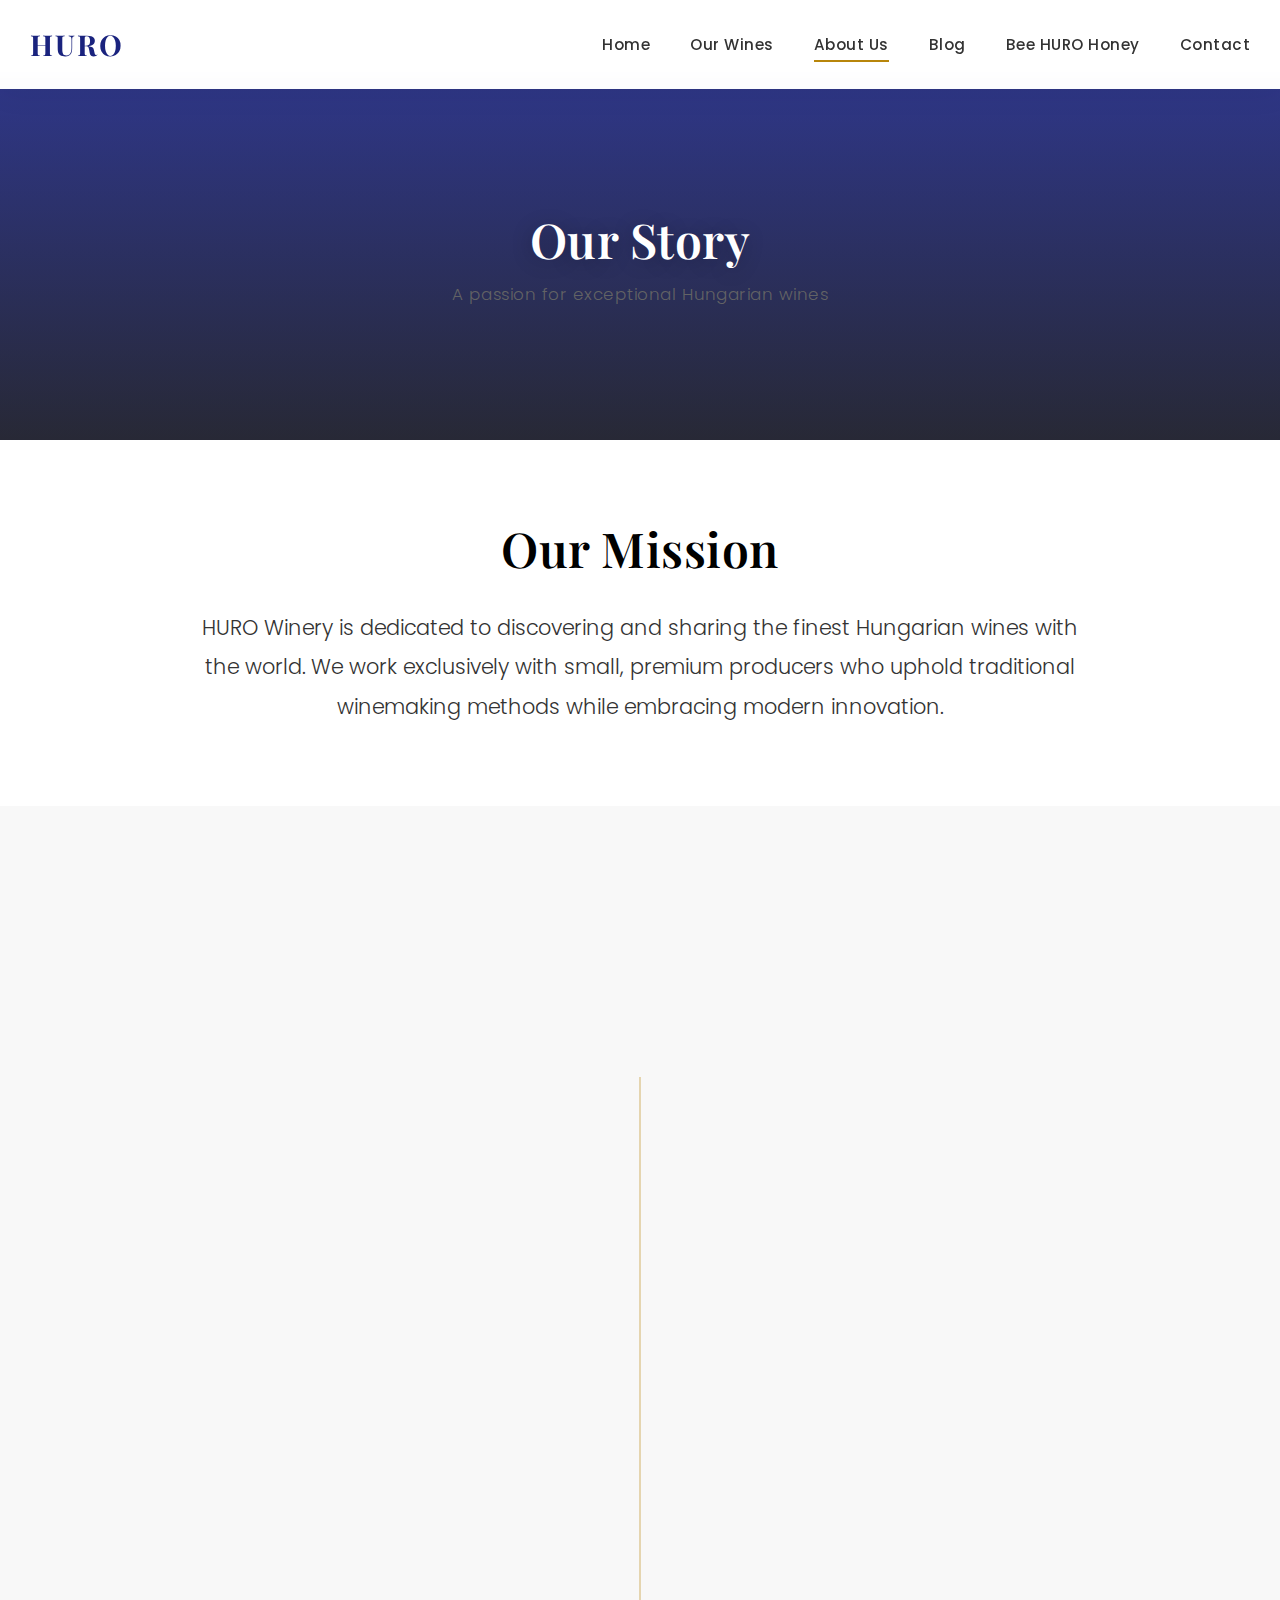
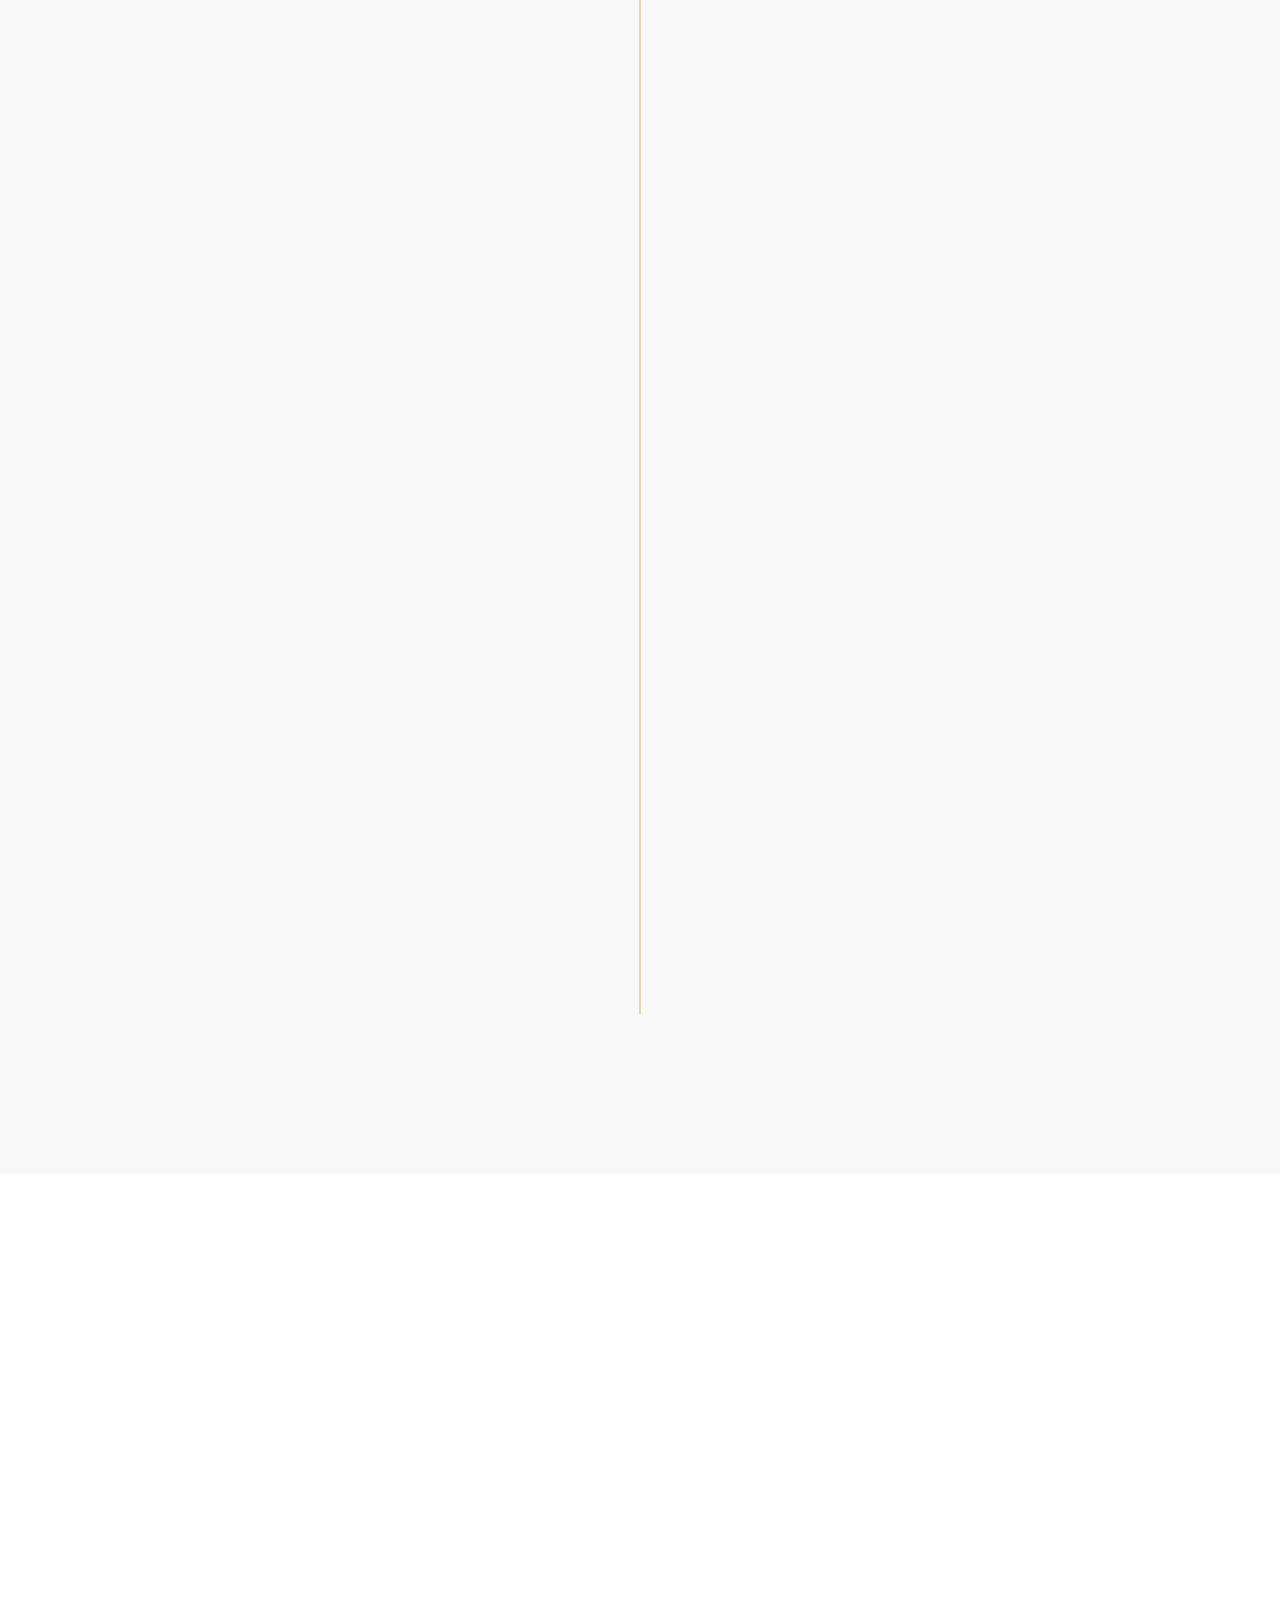
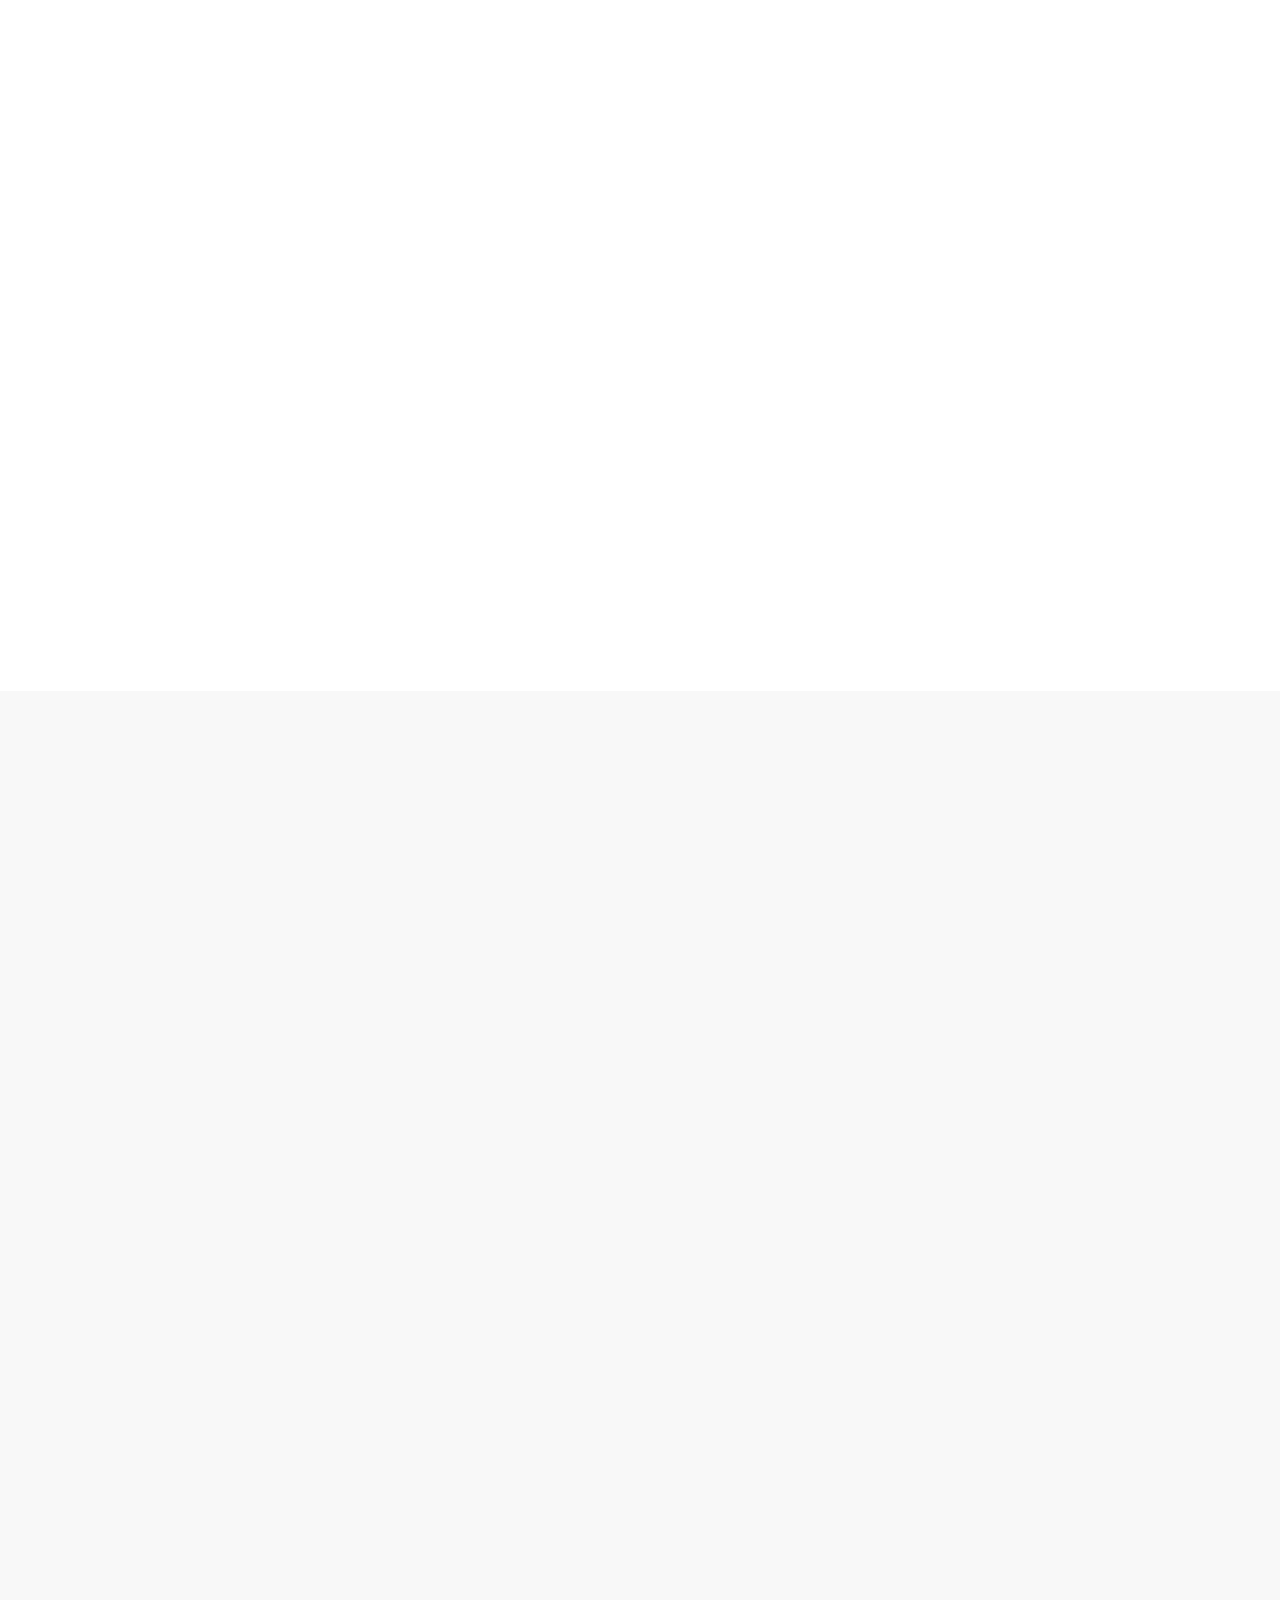
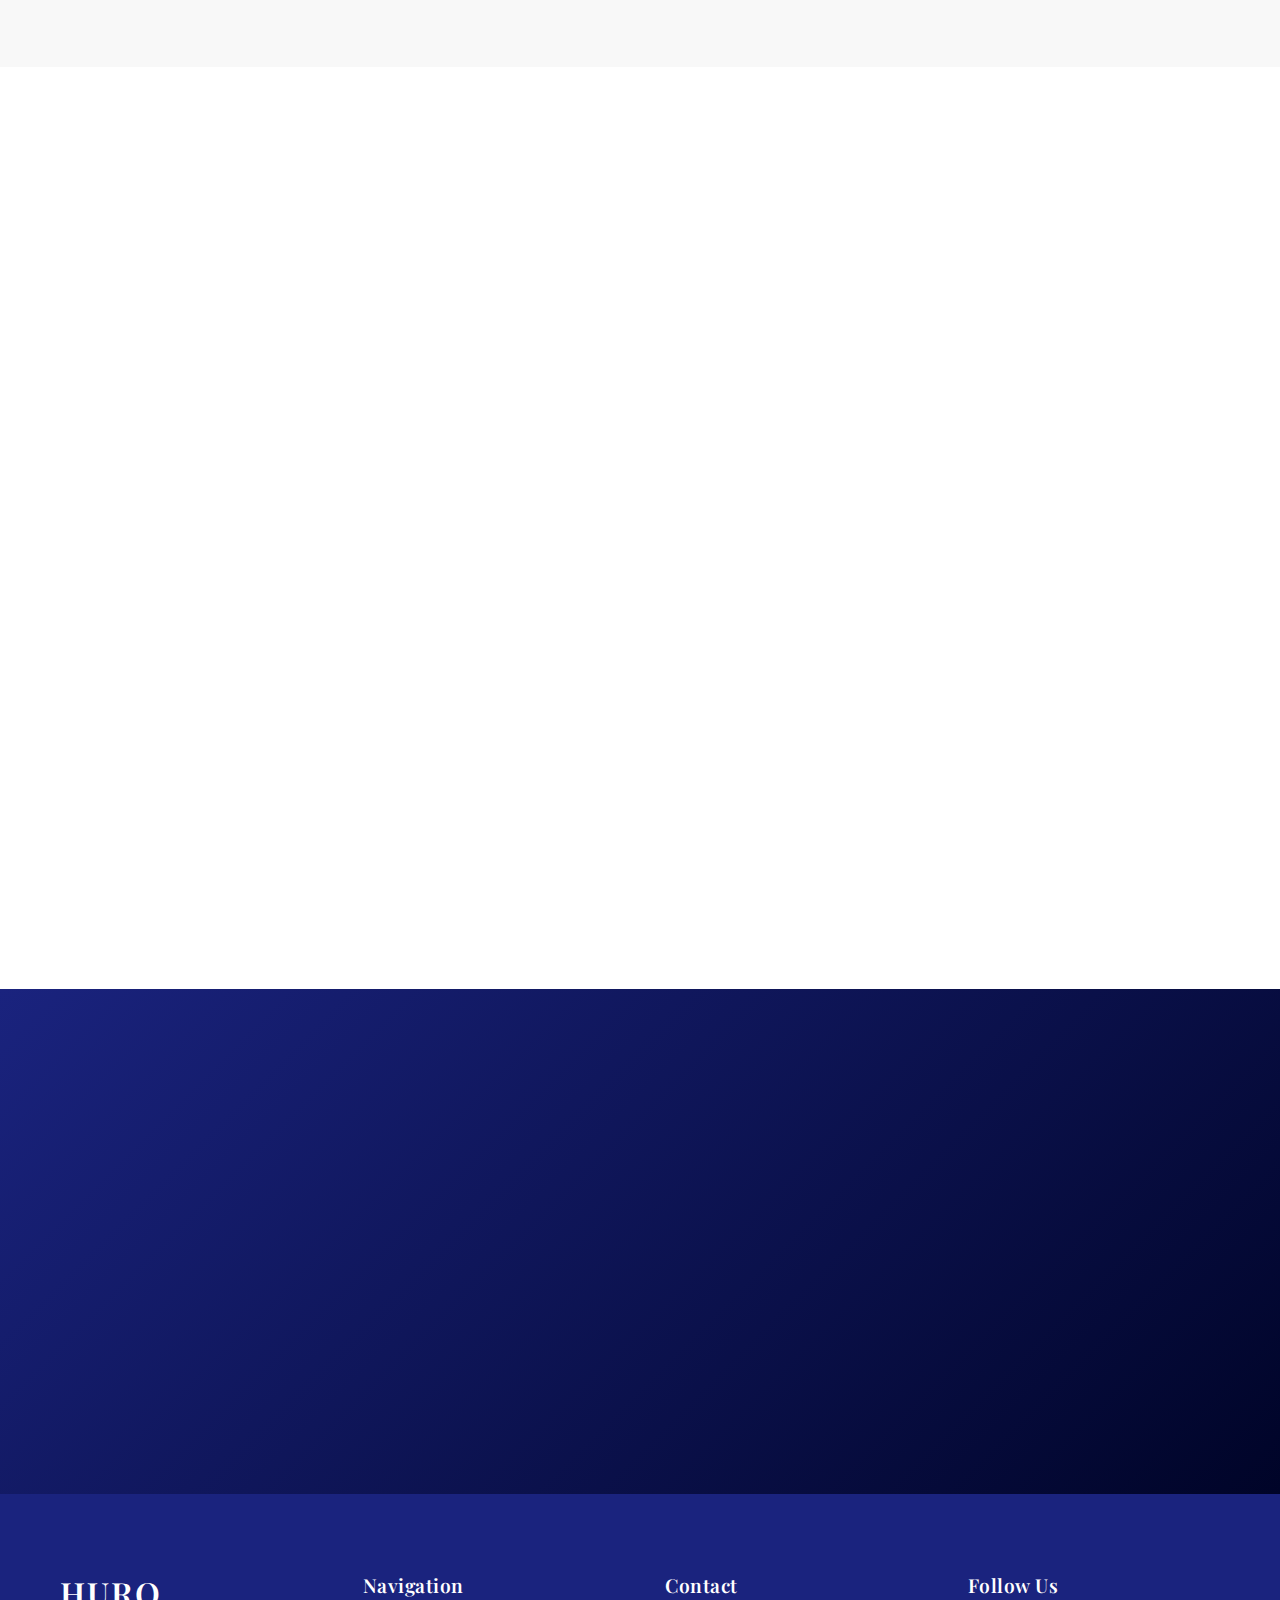
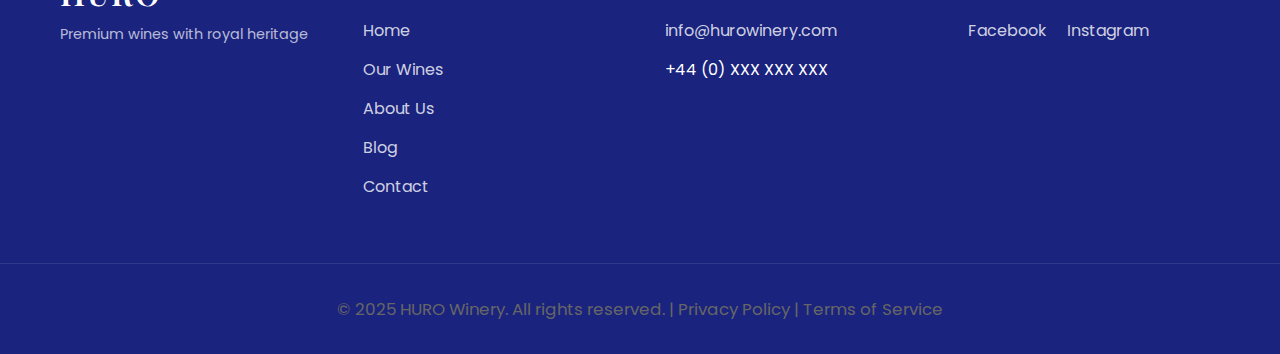
<file: about.html>
<!DOCTYPE html>
<html lang="en">
<head>
    <meta charset="UTF-8">
    <meta name="viewport" content="width=device-width, initial-scale=1.0">
    <meta name="description" content="Learn about HURO Winery's heritage, mission, and dedication to bringing premium Hungarian wines from small, exceptional producers to discerning wine enthusiasts worldwide.">
    <meta name="keywords" content="HURO Winery, Hungarian wines, wine heritage, Tokaj, premium wine producers, wine tradition">
    <title>About Us - HURO Winery | Our Heritage & Mission</title>

    <!-- Open Graph Meta Tags -->
    <meta property="og:title" content="About HURO Winery - Premium Hungarian Wines">
    <meta property="og:description" content="Discover our mission to bring exceptional Hungarian wines from small, premium producers to wine enthusiasts worldwide.">
    <meta property="og:type" content="website">
    <meta property="og:image" content="https://images.unsplash.com/photo-1506377247377-2a5b3b417ebb?w=1200&q=80">

    <!-- Fonts -->
    <link rel="preconnect" href="https://fonts.googleapis.com">
    <link rel="preconnect" href="https://fonts.gstatic.com" crossorigin>
    <link href="https://fonts.googleapis.com/css2?family=Playfair+Display:wght@400;500;600;700&family=Poppins:wght@300;400;500;600&display=swap" rel="stylesheet">

    <!-- Styles -->
    <link rel="stylesheet" href="styles.css">
</head>
<body>
    <!-- Navigation -->
    <nav class="navbar scrolled" id="navbar">
        <div class="nav-container">
            <div class="logo">
                <a href="index.html" aria-label="HURO Winery Home">HURO</a>
            </div>
            <div class="nav-menu" id="navMenu" role="navigation" aria-label="Main navigation">
                <a href="index.html" class="nav-link">Home</a>
                <a href="wines.html" class="nav-link">Our Wines</a>
                <a href="about.html" class="nav-link active" aria-current="page">About Us</a>
                <a href="blog.html" class="nav-link">Blog</a>
                <a href="honey.html" class="nav-link">Bee HURO Honey</a>
                <a href="contact.html" class="nav-link">Contact</a>
            </div>
            <button class="hamburger" id="hamburger" aria-label="Toggle menu" aria-expanded="false">
                <span></span>
                <span></span>
                <span></span>
            </button>
        </div>
    </nav>

    <!-- Page Header -->
    <section class="page-header about-header">
        <div class="page-header-overlay"></div>
        <div class="page-header-content">
            <h1 class="page-title fade-in">Our Story</h1>
            <p class="page-subtitle fade-in-delay">A passion for exceptional Hungarian wines</p>
        </div>
    </section>

    <!-- Mission Section -->
    <section class="mission-section">
        <div class="container">
            <div class="mission-content fade-up">
                <h2 class="section-title centered">Our Mission</h2>
                <p class="mission-statement">
                    HURO Winery is dedicated to discovering and sharing the finest Hungarian wines with the world. We work exclusively with small, premium producers who uphold traditional winemaking methods while embracing modern innovation.
                </p>
            </div>
        </div>
    </section>

    <!-- Story Timeline Section -->
    <section class="story-timeline-section">
        <div class="container">
            <h2 class="section-title centered fade-up">A Legacy Reborn</h2>
            <p class="section-subtitle centered fade-up-delay">From royal courts to modern excellence</p>

            <div class="timeline">
                <!-- Timeline Item 1 -->
                <div class="timeline-item fade-up">
                    <div class="timeline-content">
                        <div class="timeline-date">Ancient Times</div>
                        <h3 class="timeline-title">Roman Foundations</h3>
                        <p class="timeline-text">
                            Wine production in Hungary dates back to Roman times. The unique terroir, influenced by both Eastern and Western climates, created ideal conditions for viticulture that would shape the region's identity for millennia.
                        </p>
                    </div>
                    <div class="timeline-marker"></div>
                </div>

                <!-- Timeline Item 2 -->
                <div class="timeline-item fade-up-delay">
                    <div class="timeline-content">
                        <div class="timeline-date">1650 - 1850</div>
                        <h3 class="timeline-title">The Golden Age</h3>
                        <p class="timeline-text">
                            Hungarian wines, particularly Tokaji Aszú, became the most prized in Europe. Louis XIV of France called Tokaji "the wine of kings, the king of wines." It graced every royal table from London to St. Petersburg.
                        </p>
                    </div>
                    <div class="timeline-marker"></div>
                </div>

                <!-- Timeline Item 3 -->
                <div class="timeline-item fade-up-delay-2">
                    <div class="timeline-content">
                        <div class="timeline-date">1870 - 1990</div>
                        <h3 class="timeline-title">Trials & Perseverance</h3>
                        <p class="timeline-text">
                            The Phylloxera epidemic devastated vineyards across Europe. Hungary was no exception. Decades of socialist industrial production followed, but the spirit of Hungarian winemaking never died.
                        </p>
                    </div>
                    <div class="timeline-marker"></div>
                </div>

                <!-- Timeline Item 4 -->
                <div class="timeline-item fade-up-delay-3">
                    <div class="timeline-content">
                        <div class="timeline-date">1990 - Present</div>
                        <h3 class="timeline-title">Renaissance</h3>
                        <p class="timeline-text">
                            A new generation of passionate winemakers is reviving traditional methods. Small producers are crafting exceptional wines that honor their heritage while pushing boundaries. HURO brings these treasures to the world.
                        </p>
                    </div>
                    <div class="timeline-marker"></div>
                </div>
            </div>
        </div>
    </section>

    <!-- Values Section -->
    <section class="values-section">
        <div class="container-wide">
            <h2 class="section-title centered fade-up">Our Values</h2>
            <p class="section-subtitle centered fade-up-delay">The principles that guide everything we do</p>

            <div class="values-grid">
                <!-- Value 1 -->
                <div class="value-card fade-up">
                    <div class="value-icon">
                        <svg width="60" height="60" viewBox="0 0 60 60" fill="none" xmlns="http://www.w3.org/2000/svg">
                            <circle cx="30" cy="30" r="28" stroke="#B8860B" stroke-width="2"/>
                            <path d="M30 15L35 25L45 26.5L37.5 34L39.5 45L30 39.5L20.5 45L22.5 34L15 26.5L25 25L30 15Z" fill="#B8860B"/>
                        </svg>
                    </div>
                    <h3 class="value-title">Quality First</h3>
                    <p class="value-description">
                        We work only with producers who share our uncompromising commitment to excellence. Every bottle represents the finest expression of Hungarian winemaking.
                    </p>
                </div>

                <!-- Value 2 -->
                <div class="value-card fade-up-delay">
                    <div class="value-icon">
                        <svg width="60" height="60" viewBox="0 0 60 60" fill="none" xmlns="http://www.w3.org/2000/svg">
                            <rect x="15" y="15" width="30" height="30" rx="2" stroke="#B8860B" stroke-width="2"/>
                            <path d="M22 30L27 35L38 24" stroke="#B8860B" stroke-width="2" stroke-linecap="round" stroke-linejoin="round"/>
                        </svg>
                    </div>
                    <h3 class="value-title">Authenticity</h3>
                    <p class="value-description">
                        We champion traditional methods and indigenous grape varieties. Each wine tells an authentic story of its terroir and the people who crafted it.
                    </p>
                </div>

                <!-- Value 3 -->
                <div class="value-card fade-up-delay-2">
                    <div class="value-icon">
                        <svg width="60" height="60" viewBox="0 0 60 60" fill="none" xmlns="http://www.w3.org/2000/svg">
                            <circle cx="30" cy="30" r="15" stroke="#B8860B" stroke-width="2"/>
                            <circle cx="30" cy="30" r="8" fill="#B8860B"/>
                        </svg>
                    </div>
                    <h3 class="value-title">Sustainability</h3>
                    <p class="value-description">
                        We support producers who respect the land and practice sustainable viticulture. Protecting our heritage means protecting the environment for future generations.
                    </p>
                </div>

                <!-- Value 4 -->
                <div class="value-card fade-up-delay-3">
                    <div class="value-icon">
                        <svg width="60" height="60" viewBox="0 0 60 60" fill="none" xmlns="http://www.w3.org/2000/svg">
                            <path d="M20 25C20 20 25 15 30 15C35 15 40 20 40 25C40 30 35 35 30 45C25 35 20 30 20 25Z" stroke="#B8860B" stroke-width="2"/>
                            <circle cx="30" cy="25" r="4" fill="#B8860B"/>
                        </svg>
                    </div>
                    <h3 class="value-title">Passion</h3>
                    <p class="value-description">
                        Wine is more than business—it's a calling. We're driven by genuine love for Hungarian wine and commitment to sharing these exceptional treasures with enthusiasts worldwide.
                    </p>
                </div>
            </div>
        </div>
    </section>

    <!-- Team Section -->
    <section class="team-section">
        <div class="container">
            <h2 class="section-title centered fade-up">Meet Our Team</h2>
            <p class="section-subtitle centered fade-up-delay">Dedicated professionals united by passion</p>

            <div class="team-grid">
                <!-- Team Member 1 -->
                <div class="team-member fade-up">
                    <div class="team-image">
                        <img src="https://images.unsplash.com/photo-1560250097-0b93528c311a?w=600&q=80" alt="Portrait of our Wine Director" loading="lazy">
                    </div>
                    <div class="team-info">
                        <h3 class="team-name">András Kovács</h3>
                        <p class="team-role">Wine Director</p>
                        <p class="team-bio">
                            With 20 years of experience in Hungarian viticulture, András curates our collection with an expert eye. His deep connections with producers ensure we discover the finest wines.
                        </p>
                    </div>
                </div>

                <!-- Team Member 2 -->
                <div class="team-member fade-up-delay">
                    <div class="team-image">
                        <img src="https://images.unsplash.com/photo-1573496359142-b8d87734a5a2?w=600&q=80" alt="Portrait of our Head Sommelier" loading="lazy">
                    </div>
                    <div class="team-info">
                        <h3 class="team-name">Katalin Nagy</h3>
                        <p class="team-role">Head Sommelier</p>
                        <p class="team-bio">
                            A certified Master Sommelier, Katalin guides our tasting experiences and education programs. Her passion for sharing wine knowledge is infectious and inspiring.
                        </p>
                    </div>
                </div>

                <!-- Team Member 3 -->
                <div class="team-member fade-up-delay-2">
                    <div class="team-image">
                        <img src="https://images.unsplash.com/photo-1519085360753-af0119f7cbe7?w=600&q=80" alt="Portrait of our Operations Director" loading="lazy">
                    </div>
                    <div class="team-info">
                        <h3 class="team-name">Péter Szabó</h3>
                        <p class="team-role">Operations Director</p>
                        <p class="team-bio">
                            Péter ensures every bottle reaches you in perfect condition. His meticulous attention to logistics and quality control maintains our high standards.
                        </p>
                    </div>
                </div>
            </div>
        </div>
    </section>

    <!-- Producer Partnerships Section -->
    <section class="partnerships-section">
        <div class="partnerships-content">
            <div class="partnerships-image">
                <img src="https://images.unsplash.com/photo-1506377247377-2a5b3b417ebb?w=1200&q=80" alt="Hungarian vineyard landscape at sunset" loading="lazy">
            </div>
            <div class="partnerships-text fade-up">
                <h2 class="section-title">Our Producer Partners</h2>
                <p class="partnerships-description">
                    We've built lasting relationships with family-run estates across Hungary and Transylvania. Each producer shares our values and commitment to excellence.
                </p>
                <p class="partnerships-description">
                    From the volcanic soils of Tokaj to the limestone hills of Villány, we work with winemakers who treat their vineyards as sacred ground. They use minimal intervention, respect biodiversity, and craft wines that speak of place.
                </p>
                <p class="partnerships-description">
                    These aren't just business relationships—they're partnerships built on mutual respect, shared vision, and love for great wine. When you choose HURO, you're supporting these dedicated artisans.
                </p>
                <a href="wines.html" class="text-link">Explore Our Collection →</a>
            </div>
        </div>
    </section>

    <!-- CTA Section -->
    <section class="cta-section-about">
        <div class="container">
            <div class="cta-content fade-up">
                <h2 class="section-title">Experience Hungarian Wine Excellence</h2>
                <p class="cta-text">
                    Join us in celebrating the renaissance of Hungarian winemaking. Discover wines that tell stories of heritage, passion, and exceptional craftsmanship.
                </p>
                <div class="cta-buttons">
                    <a href="wines.html" class="cta-button primary">Browse Our Wines</a>
                    <a href="contact.html" class="cta-button secondary">Get in Touch</a>
                </div>
            </div>
        </div>
    </section>

    <!-- Footer -->
    <footer class="footer">
        <div class="footer-content">
            <div class="footer-section">
                <h3 class="footer-logo">HURO</h3>
                <p class="footer-tagline">Premium wines with royal heritage</p>
            </div>

            <div class="footer-section">
                <h4 class="footer-title">Navigation</h4>
                <ul class="footer-links">
                    <li><a href="index.html">Home</a></li>
                    <li><a href="wines.html">Our Wines</a></li>
                    <li><a href="about.html">About Us</a></li>
                    <li><a href="blog.html">Blog</a></li>
                    <li><a href="contact.html">Contact</a></li>
                </ul>
            </div>

            <div class="footer-section">
                <h4 class="footer-title">Contact</h4>
                <ul class="footer-links">
                    <li><a href="mailto:info@hurowinery.com">info@hurowinery.com</a></li>
                    <li>+44 (0) XXX XXX XXX</li>
                </ul>
            </div>

            <div class="footer-section">
                <h4 class="footer-title">Follow Us</h4>
                <div class="social-links">
                    <a href="https://www.facebook.com/huroroyalwines" target="_blank" rel="noopener noreferrer" class="social-link" aria-label="Follow us on Facebook">Facebook</a>
                    <a href="https://www.instagram.com/hurowinery" target="_blank" rel="noopener noreferrer" class="social-link" aria-label="Follow us on Instagram">Instagram</a>
                </div>
            </div>
        </div>

        <div class="footer-bottom">
            <p>&copy; 2025 HURO Winery. All rights reserved. | <a href="privacy.html">Privacy Policy</a> | <a href="terms.html">Terms of Service</a></p>
        </div>
    </footer>

    <!-- Main Script -->
    <script src="script.js"></script>
</body>
</html>
</file>
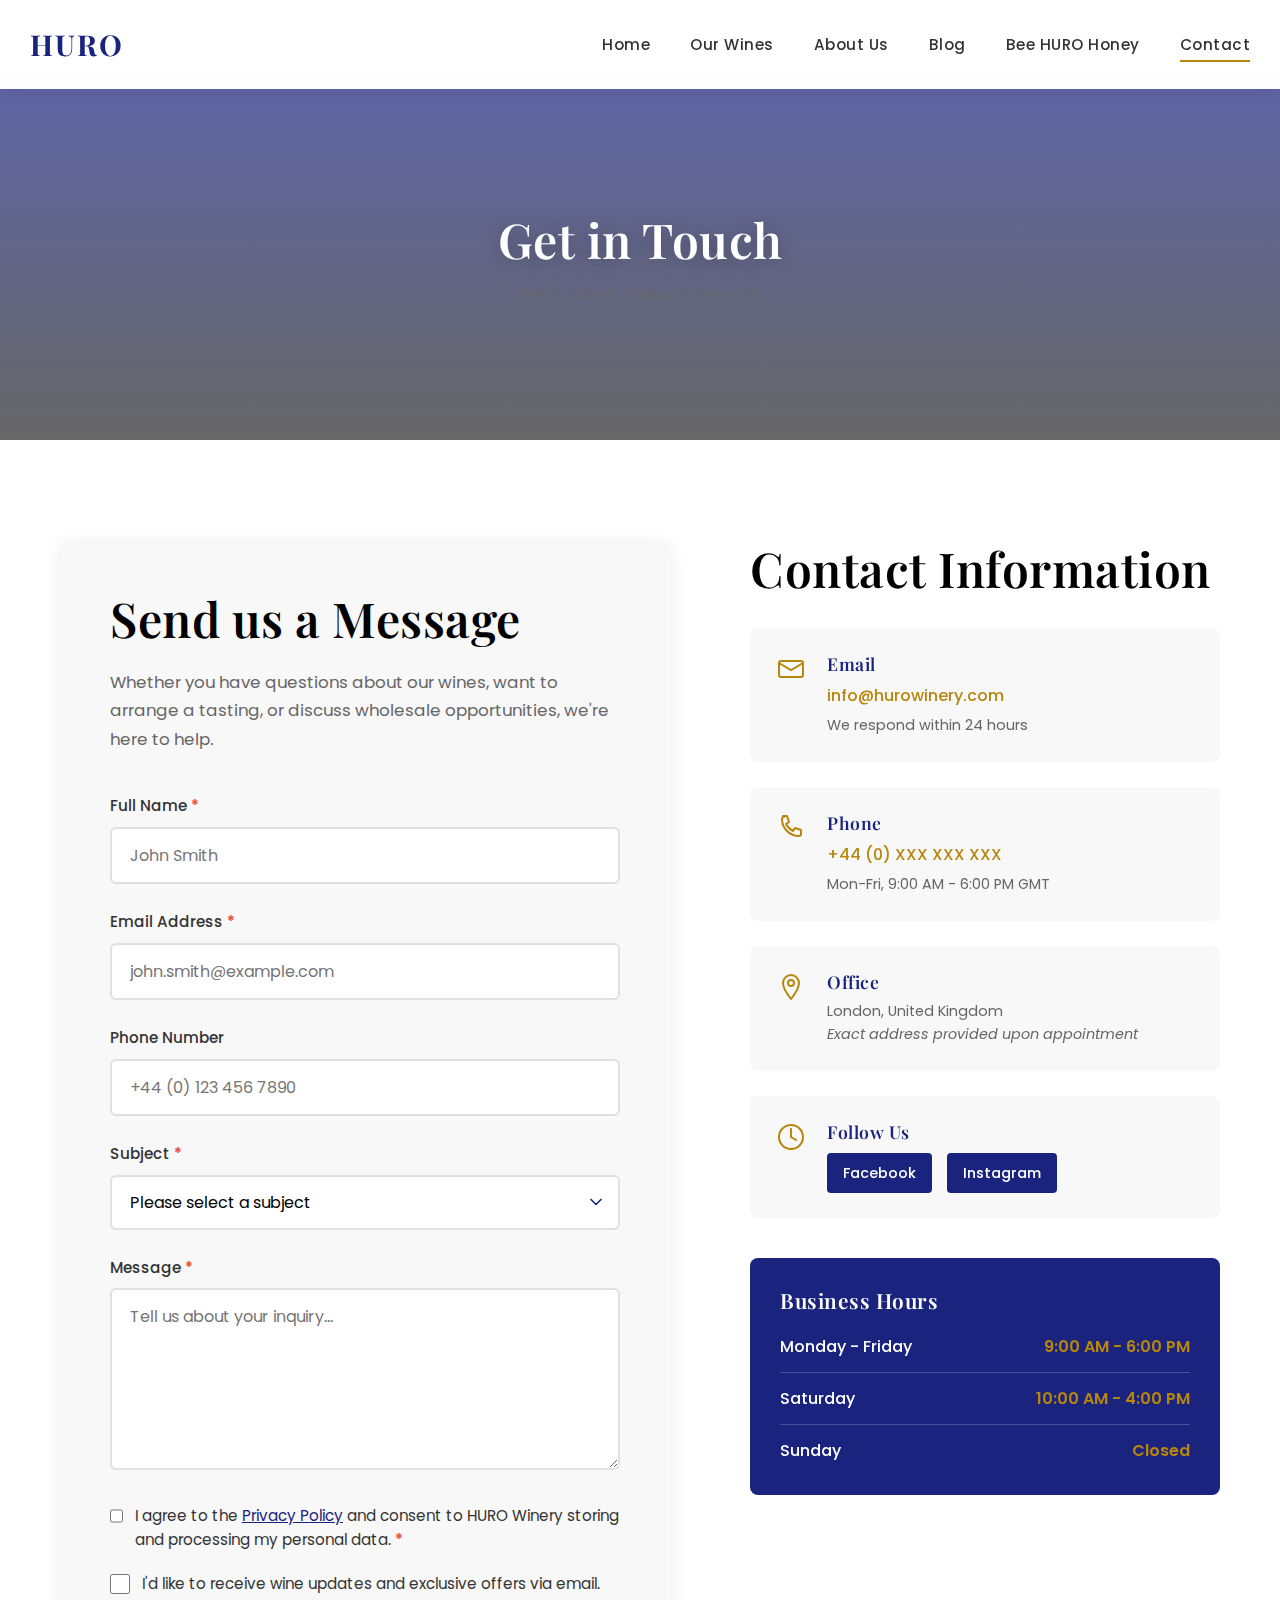
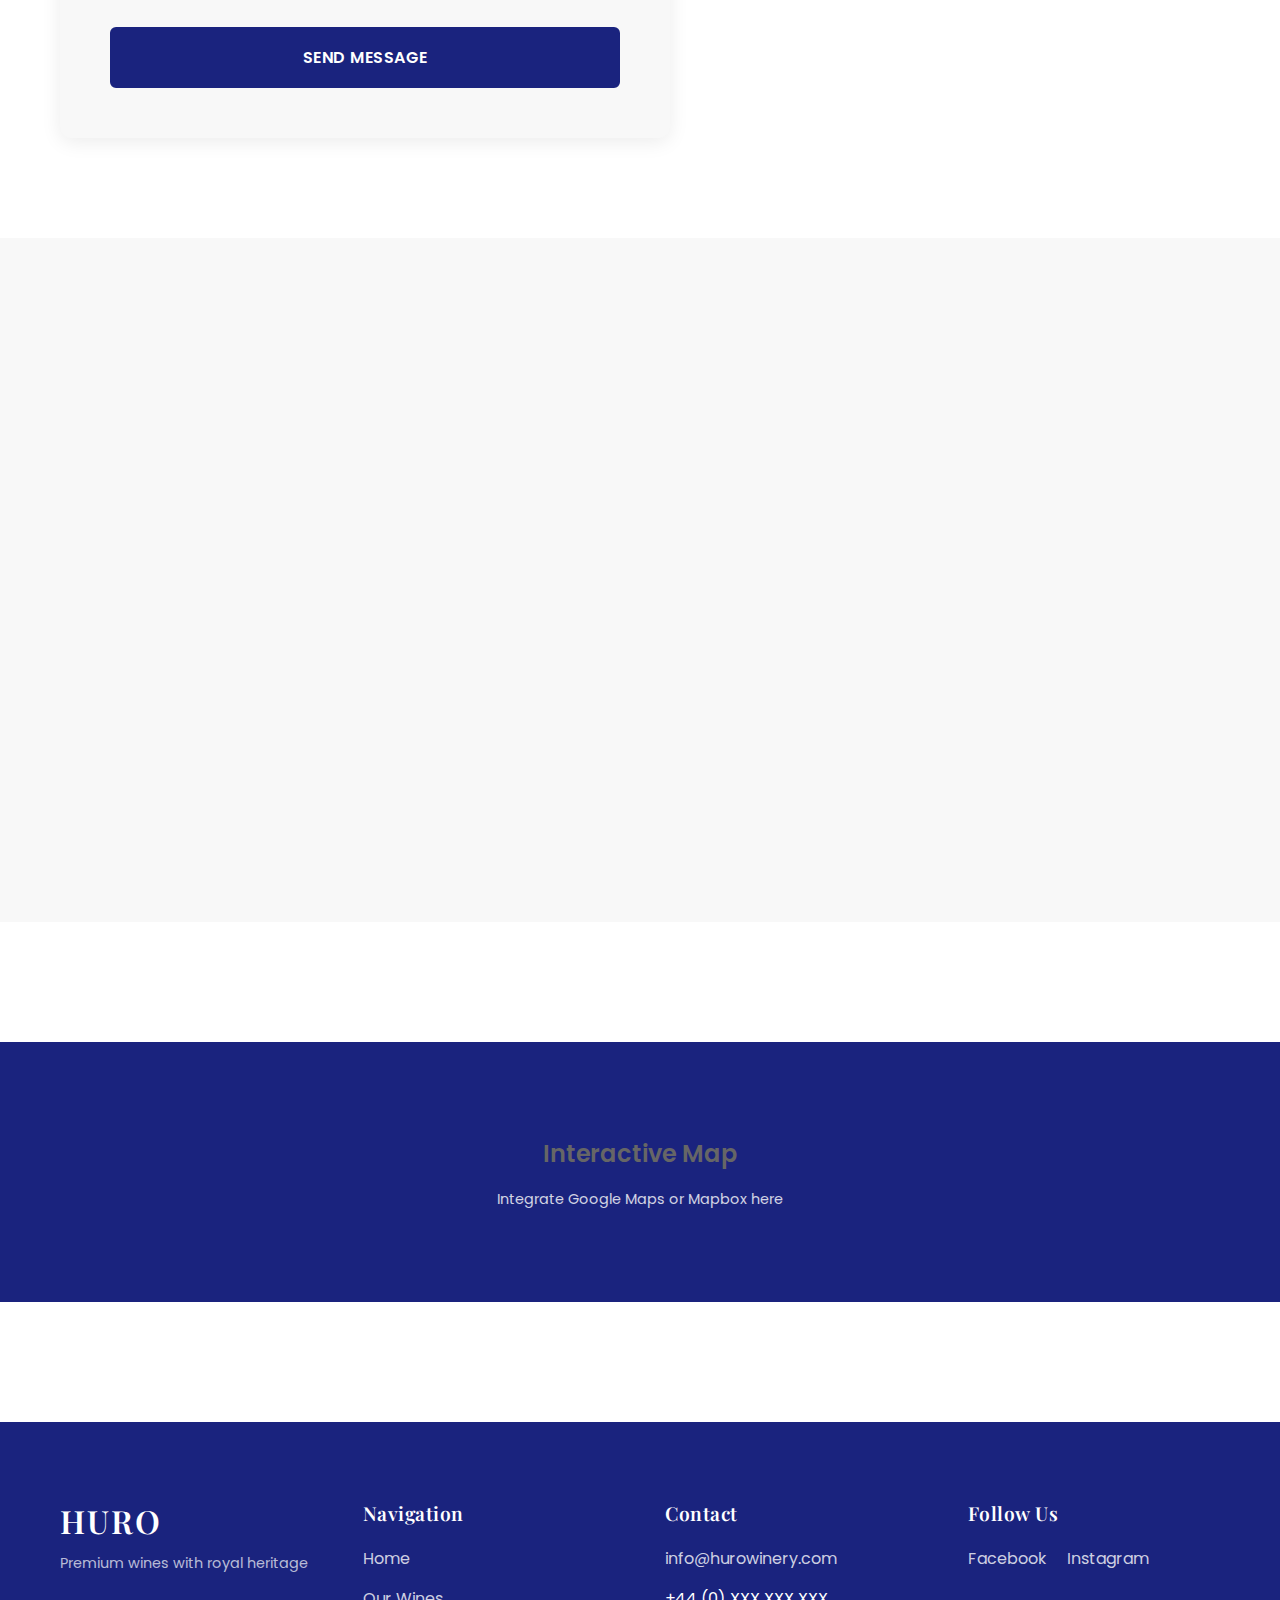
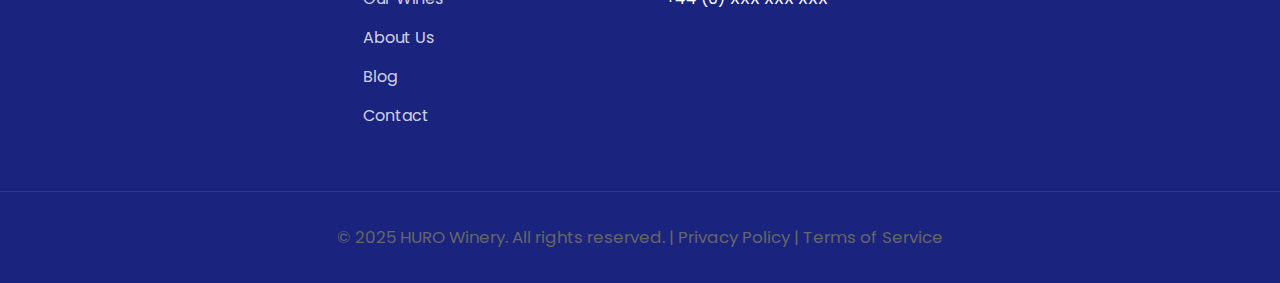
<file: contact.html>
<!DOCTYPE html>
<html lang="en">
<head>
    <meta charset="UTF-8">
    <meta name="viewport" content="width=device-width, initial-scale=1.0">
    <meta name="description" content="Get in touch with HURO Winery. Contact us for wine inquiries, tasting appointments, wholesale opportunities, or general questions about Hungarian wines.">
    <meta name="keywords" content="contact HURO Winery, wine inquiries, tasting appointments, wholesale wine, Hungarian wine contact">
    <title>Contact Us - HURO Winery | Get in Touch</title>

    <!-- Open Graph Meta Tags -->
    <meta property="og:title" content="Contact HURO Winery - Get in Touch">
    <meta property="og:description" content="Reach out to discuss wine inquiries, tasting appointments, or wholesale opportunities.">
    <meta property="og:type" content="website">
    <meta property="og:image" content="https://images.unsplash.com/photo-1506377247377-2a5b3b417ebb?w=1200&q=80">

    <!-- Structured Data for Contact -->
    <script type="application/ld+json">
    {
      "@context": "https://schema.org",
      "@type": "ContactPage",
      "name": "HURO Winery Contact",
      "description": "Contact HURO Winery for wine inquiries and information",
      "provider": {
        "@type": "Organization",
        "name": "HURO Winery",
        "email": "info@hurowinery.com",
        "telephone": "+44 (0) XXX XXX XXX"
      }
    }
    </script>

    <!-- Fonts -->
    <link rel="preconnect" href="https://fonts.googleapis.com">
    <link rel="preconnect" href="https://fonts.gstatic.com" crossorigin>
    <link href="https://fonts.googleapis.com/css2?family=Playfair+Display:wght@400;500;600;700&family=Poppins:wght@300;400;500;600&display=swap" rel="stylesheet">

    <!-- Styles -->
    <link rel="stylesheet" href="styles.css">
</head>
<body>
    <!-- Navigation -->
    <nav class="navbar scrolled" id="navbar">
        <div class="nav-container">
            <div class="logo">
                <a href="index.html" aria-label="HURO Winery Home">HURO</a>
            </div>
            <div class="nav-menu" id="navMenu" role="navigation" aria-label="Main navigation">
                <a href="index.html" class="nav-link">Home</a>
                <a href="wines.html" class="nav-link">Our Wines</a>
                <a href="about.html" class="nav-link">About Us</a>
                <a href="blog.html" class="nav-link">Blog</a>
                <a href="honey.html" class="nav-link">Bee HURO Honey</a>
                <a href="contact.html" class="nav-link active" aria-current="page">Contact</a>
            </div>
            <button class="hamburger" id="hamburger" aria-label="Toggle menu" aria-expanded="false">
                <span></span>
                <span></span>
                <span></span>
            </button>
        </div>
    </nav>

    <!-- Page Header -->
    <section class="page-header contact-header">
        <div class="page-header-overlay"></div>
        <div class="page-header-content">
            <h1 class="page-title fade-in">Get in Touch</h1>
            <p class="page-subtitle fade-in-delay">We'd love to hear from you</p>
        </div>
    </section>

    <!-- Contact Section -->
    <section class="contact-section">
        <div class="container-wide">
            <div class="contact-grid">
                <!-- Contact Form -->
                <div class="contact-form-wrapper fade-up">
                    <h2 class="section-title">Send us a Message</h2>
                    <p class="form-intro">
                        Whether you have questions about our wines, want to arrange a tasting, or discuss wholesale opportunities, we're here to help.
                    </p>

                    <form class="contact-form" id="contactForm" aria-label="Contact form">
                        <!-- Name -->
                        <div class="form-group">
                            <label for="name" class="form-label">Full Name <span class="required">*</span></label>
                            <input 
                                type="text" 
                                id="name" 
                                name="name" 
                                class="form-input" 
                                required 
                                aria-required="true"
                                placeholder="John Smith"
                            >
                            <span class="form-error" id="nameError"></span>
                        </div>

                        <!-- Email -->
                        <div class="form-group">
                            <label for="email" class="form-label">Email Address <span class="required">*</span></label>
                            <input 
                                type="email" 
                                id="email" 
                                name="email" 
                                class="form-input" 
                                required 
                                aria-required="true"
                                placeholder="john.smith@example.com"
                            >
                            <span class="form-error" id="emailError"></span>
                        </div>

                        <!-- Phone -->
                        <div class="form-group">
                            <label for="phone" class="form-label">Phone Number</label>
                            <input 
                                type="tel" 
                                id="phone" 
                                name="phone" 
                                class="form-input"
                                placeholder="+44 (0) 123 456 7890"
                            >
                        </div>

                        <!-- Subject -->
                        <div class="form-group">
                            <label for="subject" class="form-label">Subject <span class="required">*</span></label>
                            <select 
                                id="subject" 
                                name="subject" 
                                class="form-select" 
                                required 
                                aria-required="true"
                            >
                                <option value="">Please select a subject</option>
                                <option value="general">General Inquiry</option>
                                <option value="wine">Wine Information</option>
                                <option value="tasting">Tasting Appointment</option>
                                <option value="wholesale">Wholesale Opportunities</option>
                                <option value="events">Events & Partnerships</option>
                                <option value="other">Other</option>
                            </select>
                            <span class="form-error" id="subjectError"></span>
                        </div>

                        <!-- Message -->
                        <div class="form-group">
                            <label for="message" class="form-label">Message <span class="required">*</span></label>
                            <textarea 
                                id="message" 
                                name="message" 
                                class="form-textarea" 
                                rows="6" 
                                required 
                                aria-required="true"
                                placeholder="Tell us about your inquiry..."
                            ></textarea>
                            <span class="form-error" id="messageError"></span>
                        </div>

                        <!-- Consent Checkbox -->
                        <div class="form-group-checkbox">
                            <input 
                                type="checkbox" 
                                id="consent" 
                                name="consent" 
                                class="form-checkbox"
                                required
                                aria-required="true"
                            >
                            <label for="consent" class="checkbox-label">
                                I agree to the <a href="privacy.html" target="_blank" rel="noopener">Privacy Policy</a> and consent to HURO Winery storing and processing my personal data. <span class="required">*</span>
                            </label>
                        </div>

                        <!-- Newsletter Opt-in -->
                        <div class="form-group-checkbox">
                            <input 
                                type="checkbox" 
                                id="newsletter" 
                                name="newsletter" 
                                class="form-checkbox"
                            >
                            <label for="newsletter" class="checkbox-label">
                                I'd like to receive wine updates and exclusive offers via email.
                            </label>
                        </div>

                        <!-- Submit Button -->
                        <button type="submit" class="form-submit" aria-label="Submit contact form">
                            Send Message
                        </button>

                        <!-- Success Message -->
                        <div class="form-success" id="formSuccess" role="alert" aria-live="polite">
                            <svg width="24" height="24" viewBox="0 0 24 24" fill="none" xmlns="http://www.w3.org/2000/svg">
                                <circle cx="12" cy="12" r="10" stroke="currentColor" stroke-width="2"/>
                                <path d="M8 12L11 15L16 9" stroke="currentColor" stroke-width="2" stroke-linecap="round" stroke-linejoin="round"/>
                            </svg>
                            <span>Thank you! Your message has been sent successfully. We'll get back to you soon.</span>
                        </div>
                    </form>
                </div>

                <!-- Contact Information -->
                <div class="contact-info-wrapper fade-up-delay">
                    <h2 class="section-title">Contact Information</h2>

                    <div class="contact-info-cards">
                        <!-- Email -->
                        <div class="info-card">
                            <div class="info-icon">
                                <svg width="32" height="32" viewBox="0 0 32 32" fill="none" xmlns="http://www.w3.org/2000/svg">
                                    <rect x="4" y="8" width="24" height="16" rx="2" stroke="#B8860B" stroke-width="2"/>
                                    <path d="M4 10L16 17L28 10" stroke="#B8860B" stroke-width="2" stroke-linecap="round"/>
                                </svg>
                            </div>
                            <div class="info-content">
                                <h3 class="info-title">Email</h3>
                                <a href="mailto:info@hurowinery.com" class="info-link">info@hurowinery.com</a>
                                <p class="info-text">We respond within 24 hours</p>
                            </div>
                        </div>

                        <!-- Phone -->
                        <div class="info-card">
                            <div class="info-icon">
                                <svg width="32" height="32" viewBox="0 0 32 32" fill="none" xmlns="http://www.w3.org/2000/svg">
                                    <path d="M8 4H12L14 10L11 12C12.5 15 15 17.5 18 19L20 16L26 18V22C26 23.1 25.1 24 24 24C14.6 24 7 16.4 7 7C7 5.9 7.9 5 9 5Z" stroke="#B8860B" stroke-width="2" stroke-linecap="round" stroke-linejoin="round"/>
                                </svg>
                            </div>
                            <div class="info-content">
                                <h3 class="info-title">Phone</h3>
                                <a href="tel:+44XXXXXXXXX" class="info-link">+44 (0) XXX XXX XXX</a>
                                <p class="info-text">Mon-Fri, 9:00 AM - 6:00 PM GMT</p>
                            </div>
                        </div>

                        <!-- Location -->
                        <div class="info-card">
                            <div class="info-icon">
                                <svg width="32" height="32" viewBox="0 0 32 32" fill="none" xmlns="http://www.w3.org/2000/svg">
                                    <path d="M16 4C11.6 4 8 7.6 8 12C8 18 16 28 16 28C16 28 24 18 24 12C24 7.6 20.4 4 16 4Z" stroke="#B8860B" stroke-width="2" stroke-linecap="round" stroke-linejoin="round"/>
                                    <circle cx="16" cy="12" r="3" stroke="#B8860B" stroke-width="2"/>
                                </svg>
                            </div>
                            <div class="info-content">
                                <h3 class="info-title">Office</h3>
                                <p class="info-text">
                                    London, United Kingdom<br>
                                    <em>Exact address provided upon appointment</em>
                                </p>
                            </div>
                        </div>

                        <!-- Social Media -->
                        <div class="info-card">
                            <div class="info-icon">
                                <svg width="32" height="32" viewBox="0 0 32 32" fill="none" xmlns="http://www.w3.org/2000/svg">
                                    <circle cx="16" cy="16" r="12" stroke="#B8860B" stroke-width="2"/>
                                    <path d="M16 8V16L21 19" stroke="#B8860B" stroke-width="2" stroke-linecap="round"/>
                                </svg>
                            </div>
                            <div class="info-content">
                                <h3 class="info-title">Follow Us</h3>
                                <div class="social-links-contact">
                                    <a href="https://www.facebook.com/huroroyalwines" target="_blank" rel="noopener noreferrer" class="social-link-contact" aria-label="Visit our Facebook page">
                                        Facebook
                                    </a>
                                    <a href="https://www.instagram.com/hurowinery" target="_blank" rel="noopener noreferrer" class="social-link-contact" aria-label="Visit our Instagram profile">
                                        Instagram
                                    </a>
                                </div>
                            </div>
                        </div>
                    </div>

                    <!-- Business Hours -->
                    <div class="business-hours">
                        <h3 class="hours-title">Business Hours</h3>
                        <div class="hours-list">
                            <div class="hours-item">
                                <span class="hours-day">Monday - Friday</span>
                                <span class="hours-time">9:00 AM - 6:00 PM</span>
                            </div>
                            <div class="hours-item">
                                <span class="hours-day">Saturday</span>
                                <span class="hours-time">10:00 AM - 4:00 PM</span>
                            </div>
                            <div class="hours-item">
                                <span class="hours-day">Sunday</span>
                                <span class="hours-time">Closed</span>
                            </div>
                        </div>
                    </div>
                </div>
            </div>
        </div>
    </section>

    <!-- FAQ Section -->
    <section class="faq-section">
        <div class="container">
            <h2 class="section-title centered fade-up">Frequently Asked Questions</h2>
            <p class="section-subtitle centered fade-up-delay">Quick answers to common inquiries</p>

            <div class="faq-grid">
                <!-- FAQ Item 1 -->
                <div class="faq-item fade-up">
                    <button class="faq-question" aria-expanded="false" aria-controls="faq1">
                        <span>How can I arrange a wine tasting?</span>
                        <svg class="faq-icon" width="24" height="24" viewBox="0 0 24 24" fill="none">
                            <path d="M6 9L12 15L18 9" stroke="currentColor" stroke-width="2" stroke-linecap="round" stroke-linejoin="round"/>
                        </svg>
                    </button>
                    <div class="faq-answer" id="faq1">
                        <p>Contact us via email or phone to schedule a private tasting. We offer both in-person tastings at our London office and virtual tastings with wine samples delivered to your location. Advance booking is recommended.</p>
                    </div>
                </div>

                <!-- FAQ Item 2 -->
                <div class="faq-item fade-up-delay">
                    <button class="faq-question" aria-expanded="false" aria-controls="faq2">
                        <span>Do you offer wholesale pricing for restaurants?</span>
                        <svg class="faq-icon" width="24" height="24" viewBox="0 0 24 24" fill="none">
                            <path d="M6 9L12 15L18 9" stroke="currentColor" stroke-width="2" stroke-linecap="round" stroke-linejoin="round"/>
                        </svg>
                    </button>
                    <div class="faq-answer" id="faq2">
                        <p>Yes, we work with restaurants, wine bars, and retailers throughout the UK. We offer competitive wholesale pricing and can arrange regular deliveries. Please contact us with "Wholesale Opportunities" selected to discuss your requirements.</p>
                    </div>
                </div>

                <!-- FAQ Item 3 -->
                <div class="faq-item fade-up-delay-2">
                    <button class="faq-question" aria-expanded="false" aria-controls="faq3">
                        <span>What are your shipping options?</span>
                        <svg class="faq-icon" width="24" height="24" viewBox="0 0 24 24" fill="none">
                            <path d="M6 9L12 15L18 9" stroke="currentColor" stroke-width="2" stroke-linecap="round" stroke-linejoin="round"/>
                        </svg>
                    </button>
                    <div class="faq-answer" id="faq3">
                        <p>We offer nationwide shipping across the UK with temperature-controlled transport to ensure wine quality. Standard delivery takes 3-5 business days. Express and same-day delivery options are available for London and surrounding areas.</p>
                    </div>
                </div>

                <!-- FAQ Item 4 -->
                <div class="faq-item fade-up">
                    <button class="faq-question" aria-expanded="false" aria-controls="faq4">
                        <span>Can you help with wine selection for events?</span>
                        <svg class="faq-icon" width="24" height="24" viewBox="0 0 24 24" fill="none">
                            <path d="M6 9L12 15L18 9" stroke="currentColor" stroke-width="2" stroke-linecap="round" stroke-linejoin="round"/>
                        </svg>
                    </button>
                    <div class="faq-answer" id="faq4">
                        <p>Absolutely! Our expert team can help you select the perfect wines for weddings, corporate events, or private parties. We offer consultation services and can arrange tastings to finalize your selection.</p>
                    </div>
                </div>

                <!-- FAQ Item 5 -->
                <div class="faq-item fade-up-delay">
                    <button class="faq-question" aria-expanded="false" aria-controls="faq5">
                        <span>Do you offer wine education or sommelier courses?</span>
                        <svg class="faq-icon" width="24" height="24" viewBox="0 0 24 24" fill="none">
                            <path d="M6 9L12 15L18 9" stroke="currentColor" stroke-width="2" stroke-linecap="round" stroke-linejoin="round"/>
                        </svg>
                    </button>
                    <div class="faq-answer" id="faq5">
                        <p>We regularly host wine education events and masterclasses focused on Hungarian wines. Our Master Sommelier, Katalin Nagy, leads these sessions. Check our blog or contact us to learn about upcoming events.</p>
                    </div>
                </div>

                <!-- FAQ Item 6 -->
                <div class="faq-item fade-up-delay-2">
                    <button class="faq-question" aria-expanded="false" aria-controls="faq6">
                        <span>What is your return and refund policy?</span>
                        <svg class="faq-icon" width="24" height="24" viewBox="0 0 24 24" fill="none">
                            <path d="M6 9L12 15L18 9" stroke="currentColor" stroke-width="2" stroke-linecap="round" stroke-linejoin="round"/>
                        </svg>
                    </button>
                    <div class="faq-answer" id="faq6">
                        <p>We stand behind the quality of our wines. If you're not satisfied, contact us within 14 days of delivery. We'll arrange a return or replacement. Note that wines must be unopened and in original condition for refunds.</p>
                    </div>
                </div>
            </div>
        </div>
    </section>

    <!-- Map Section (Placeholder) -->
    <section class="map-section">
        <div class="map-placeholder">
            <div class="map-overlay">
                <p>Interactive Map</p>
                <small>Integrate Google Maps or Mapbox here</small>
            </div>
        </div>
    </section>

    <!-- Footer -->
    <footer class="footer">
        <div class="footer-content">
            <div class="footer-section">
                <h3 class="footer-logo">HURO</h3>
                <p class="footer-tagline">Premium wines with royal heritage</p>
            </div>

            <div class="footer-section">
                <h4 class="footer-title">Navigation</h4>
                <ul class="footer-links">
                    <li><a href="index.html">Home</a></li>
                    <li><a href="wines.html">Our Wines</a></li>
                    <li><a href="about.html">About Us</a></li>
                    <li><a href="blog.html">Blog</a></li>
                    <li><a href="contact.html">Contact</a></li>
                </ul>
            </div>

            <div class="footer-section">
                <h4 class="footer-title">Contact</h4>
                <ul class="footer-links">
                    <li><a href="mailto:info@hurowinery.com">info@hurowinery.com</a></li>
                    <li>+44 (0) XXX XXX XXX</li>
                </ul>
            </div>

            <div class="footer-section">
                <h4 class="footer-title">Follow Us</h4>
                <div class="social-links">
                    <a href="https://www.facebook.com/huroroyalwines" target="_blank" rel="noopener noreferrer" class="social-link" aria-label="Follow us on Facebook">Facebook</a>
                    <a href="https://www.instagram.com/hurowinery" target="_blank" rel="noopener noreferrer" class="social-link" aria-label="Follow us on Instagram">Instagram</a>
                </div>
            </div>
        </div>

        <div class="footer-bottom">
            <p>&copy; 2025 HURO Winery. All rights reserved. | <a href="privacy.html">Privacy Policy</a> | <a href="terms.html">Terms of Service</a></p>
        </div>
    </footer>

    <!-- Main Script -->
    <script src="script.js"></script>
</body>
</html>
</file>
<file: styles.css>
/* ================================
   HURO Winery - Complete Optimized CSS
   ================================ */

/* === ROOT VARIABLES === */
:root {
    /* Color Palette */
    --white: #FFFFFF;
    --black: #000000;
    --royal-blue: #1a237e;
    --amber: #B8860B;
    --light-gray: #f8f8f8;
    --text-gray: #333333;
    --text-light: #666666;

    /* Typography */
    --font-heading: 'Playfair Display', serif;
    --font-body: 'Poppins', sans-serif;

    /* Spacing */
    --section-padding: 120px;
    --container-width: 1200px;
    --container-wide: 1400px;

    /* Transitions */
    --transition-smooth: all 0.4s cubic-bezier(0.4, 0, 0.2, 1);
    --transition-fast: all 0.3s ease;
}

/* === RESET & BASE === */
* {
    margin: 0;
    padding: 0;
    box-sizing: border-box;
}

html {
    scroll-behavior: smooth;
    font-size: 16px;
}

body {
    font-family: var(--font-body);
    color: var(--text-gray);
    background-color: var(--white);
    line-height: 1.7;
    overflow-x: hidden;
    -webkit-font-smoothing: antialiased;
    -moz-osx-font-smoothing: grayscale;
}

/* === TYPOGRAPHY === */
h1, h2, h3, h4, h5, h6 {
    font-family: var(--font-heading);
    font-weight: 600;
    line-height: 1.2;
    letter-spacing: 0.5px;
}

h1 {
    font-size: clamp(2.5rem, 5vw, 4.5rem);
}

h2 {
    font-size: clamp(2rem, 4vw, 3.5rem);
}

h3 {
    font-size: clamp(1.5rem, 3vw, 2rem);
}

p {
    font-size: 1.05rem;
    line-height: 1.8;
    color: var(--text-light);
}

a {
    text-decoration: none;
    color: inherit;
    transition: var(--transition-fast);
}

/* === LAYOUT === */
.container {
    max-width: var(--container-width);
    margin: 0 auto;
    padding: 0 40px;
}

.container-wide {
    max-width: var(--container-wide);
    margin: 0 auto;
    padding: 0 60px;
}

section {
    padding: var(--section-padding) 0;
}

/* === NAVIGATION === */
.navbar {
    position: fixed;
    top: 0;
    left: 0;
    width: 100%;
    padding: 20px 0;
    background: transparent;
    backdrop-filter: none;
    -webkit-backdrop-filter: none;
    box-shadow: none;
    z-index: 1000;
    transition: all 0.3s cubic-bezier(0.4, 0, 0.2, 1);
}

/* Scrolled state - Same padding as default */
.navbar.scrolled {
    padding: 20px 0;
    background: rgba(255, 255, 255, 0.98);
    backdrop-filter: blur(10px);
    -webkit-backdrop-filter: blur(10px);
    box-shadow: 0 2px 30px rgba(0, 0, 0, 0.08);
}

/* === NAV CONTAINER === */
.nav-container {
    max-width: 1400px;
    margin: 0 auto;
    padding: 0 30px;
    display: flex;
    justify-content: space-between;
    align-items: center;
}

/* === LOGO === */
.logo {
    flex-shrink: 0;
}

.logo a {
    font-family: var(--font-heading);
    font-size: 1.8rem;
    font-weight: 700;
    color: var(--white);
    letter-spacing: 2px;
    text-decoration: none;
    transition: var(--transition-fast);
}

/* Logo color when scrolled */
.navbar.scrolled .logo a {
    color: var(--royal-blue);
}

.logo a:hover {
    color: var(--amber);
}

/* === DESKTOP MENU === */
.nav-menu {
    display: flex;
    gap: 40px;
    align-items: center;
}

.nav-link {
    font-family: var(--font-body);
    font-size: 0.95rem;
    font-weight: 500;
    color: var(--white);
    text-decoration: none;
    position: relative;
    transition: var(--transition-fast);
    letter-spacing: 0.5px;
}

/* Links color when scrolled */
.navbar.scrolled .nav-link {
    color: var(--text-gray);
}

.nav-link::after {
    content: '';
    position: absolute;
    bottom: -5px;
    left: 0;
    width: 0;
    height: 2px;
    background: var(--amber);
    transition: width 0.3s ease;
}

.nav-link:hover,
.nav-link.active {
    color: var(--amber);
}

.nav-link:hover::after,
.nav-link.active::after {
    width: 100%;
}

/* === HAMBURGER === */
.hamburger {
    display: none;
    flex-direction: column;
    justify-content: center;
    align-items: center;
    width: 32px;
    height: 32px;
    cursor: pointer;
    background: transparent;
    border: none;
    padding: 0;
    position: relative;
    z-index: 1001;
}

.hamburger span {
    display: block;
    width: 24px;
    height: 2px;
    background: var(--white);
    border-radius: 2px;
    transition: all 0.3s cubic-bezier(0.4, 0, 0.2, 1);
    position: relative;
}

/* Hamburger when scrolled - Blue */
.navbar.scrolled .hamburger span {
    background: var(--royal-blue);
}

.hamburger span:nth-child(1) {
    transform: translateY(-6px);
}

.hamburger span:nth-child(2) {
    opacity: 1;
}

.hamburger span:nth-child(3) {
    transform: translateY(6px);
}

/* Hamburger Active State (X) - Always white */
.hamburger.active span:nth-child(1) {
    transform: rotate(45deg) translateY(0);
    background: var(--white) !important;
}

.hamburger.active span:nth-child(2) {
    opacity: 0;
    transform: translateX(-10px);
}

.hamburger.active span:nth-child(3) {
    transform: rotate(-45deg) translateY(0);
    background: var(--white) !important;
}

/* === MOBILE MENU === */
@media (max-width: 1024px) {
    .hamburger {
        display: flex;
    }

    .nav-menu {
        position: fixed;
        top: 0;
        right: -100%;
        width: 100%;
        height: 100vh;
        background: linear-gradient(135deg, var(--royal-blue) 0%, #000428 100%);
        flex-direction: column;
        justify-content: center;
        align-items: center;
        gap: 0;
        padding: 0;
        transition: right 0.5s cubic-bezier(0.4, 0, 0.2, 1);
        overflow-y: auto;
    }

    .nav-menu.active {
        right: 0;
    }

    /* MOBILE MENU LINKS - ALWAYS WHITE */
    .nav-menu .nav-link,
    .nav-menu.active .nav-link {
        font-size: 1.8rem;
        font-weight: 300;
        color: rgba(255, 255, 255, 0.7) !important;
        padding: 20px 0;
        width: 100%;
        text-align: center;
        letter-spacing: 2px;
        opacity: 0;
        transform: translateY(30px);
        transition: all 0.4s cubic-bezier(0.4, 0, 0.2, 1);
    }

    /* Staggered Animation */
    .nav-menu.active .nav-link {
        opacity: 1;
        transform: translateY(0);
    }

    .nav-menu.active .nav-link:nth-child(1) {
        transition-delay: 0.1s;
    }

    .nav-menu.active .nav-link:nth-child(2) {
        transition-delay: 0.15s;
    }

    .nav-menu.active .nav-link:nth-child(3) {
    transition-delay: 0.2s;
}

    .nav-menu.active .nav-link:nth-child(4) {
        transition-delay: 0.25s;
    }

    .nav-menu.active .nav-link:nth-child(5) {
        transition-delay: 0.3s;
    }

    /* Hover/Active states in mobile menu */
    .nav-menu .nav-link:hover,
    .nav-menu .nav-link.active {
        color: var(--white) !important;
        background: rgba(255, 255, 255, 0.05);
    }

    .nav-link::after {
        display: none;
    }

    .nav-link::before {
        content: '';
        position: absolute;
        bottom: 0;
        left: 50%;
        transform: translateX(-50%);
        width: 40px;
        height: 1px;
        background: rgba(255, 255, 255, 0.1);
    }

    .nav-link:last-child::before {
        display: none;
    }
}

/* === TABLET === */
@media (max-width: 768px) {
    .nav-container {
        padding: 0 20px;
    }

    .logo a {
        font-size: 1.5rem;
    }

    .nav-menu .nav-link {
        font-size: 1.5rem !important;
        padding: 18px 0;
    }

    .hamburger {
        width: 28px;
        height: 28px;
    }

    .hamburger span {
        width: 22px;
    }
}

/* === MOBILE === */
@media (max-width: 480px) {
    .navbar {
        padding: 15px 0;
    }

    .navbar.scrolled {
        padding: 15px 0;
    }

    .nav-container {
        padding: 0 15px;
    }

    .logo a {
        font-size: 1.3rem;
        letter-spacing: 1px;
    }

    .nav-menu .nav-link {
        font-size: 1.3rem !important;
        padding: 16px 0;
        letter-spacing: 1px;
    }
}

/* === TOUCH EFFECTS === */
@media (hover: none) and (pointer: coarse) {
    .hamburger:active {
        transform: scale(0.95);
    }

    .nav-menu .nav-link:active {
        background: rgba(255, 255, 255, 0.1) !important;
        transform: scale(0.98);
    }
}

/* === ACCESSIBILITY === */
.nav-link:focus {
    outline: none;
}

/* Show outline ONLY for keyboard navigation */
.nav-link:focus-visible {
    outline: 2px solid var(--amber);
    outline-offset: 4px;
    border-radius: 4px;
}

.hamburger:focus {
    outline: none;
}

.hamburger:focus-visible {
    outline: 2px solid var(--amber);
    outline-offset: 4px;
    border-radius: 4px;
}

/* === PREVENT SCROLL WHEN MENU OPEN === */
body.menu-open {
    overflow: hidden;
    height: 100vh;
}

/* === HERO SECTION === */
.hero {
    position: relative;
    height: 100vh;
    display: flex;
    align-items: flex-end;
    justify-content: center;
    overflow: hidden; /* IMPORTANT: Hides extended animation */
    background: linear-gradient(135deg, var(--royal-blue) 0%, #000428 100%);
}

/* HERO ANIMATION CONTAINER - HIDES WATERMARK */
.hero-animation {
    position: absolute;
    top: 0;
    left: 0;
    width: 100%;
    height: 120vh; /* Extended to push watermark below viewport */
    overflow: hidden;
    z-index: 1; /* Background layer */
}

.hero-animation div[data-us-project] {
    width: 100% !important;
    height: 120vh !important; /* Match parent height */
    position: absolute;
    top: 0;
    left: 0;
}

.hero-overlay {
    position: absolute;
    top: 0;
    left: 0;
    width: 100%;
    height: 100%;
    background: linear-gradient(to bottom,
    rgba(0,0,0,0.05) 0%,     /* Balanced */
    rgba(0,0,0,0.15) 100%);   /* Balanced */
    z-index: 2;

    
}
@media (max-width: 768px) {
    .hero-overlay {
        background: linear-gradient(to bottom,
        rgba(0,0,0,0.15) 0%,
        rgba(0,0,0,0.25) 100%);
    }
}

@media (max-width: 480px) {
    .hero-overlay {
        background: linear-gradient(to bottom,
        rgba(0,0,0,0.20) 0%,
        rgba(0,0,0,0.30) 100%);
    }
}

.hero-content {
    position: relative;
    z-index: 3;
    text-align: center;
    color: var(--white);
    max-width: 900px;
    padding: 0 40px 0px 40px;
}

.cta-button {
    display: inline-block;
    padding: 16px 48px;
    background: transparent;
    border: 2px solid var(--amber);
    color: var(--white);
    font-size: 1rem;
    font-weight: 500;
    letter-spacing: 1px;
    cursor: pointer;
    transition: var(--transition-smooth);
    text-transform: uppercase;
}

.cta-button:hover {
    background: var(--amber);
    transform: translateY(-3px);
    box-shadow: 0 10px 30px rgba(184, 134, 11, 0.3);
}

/* === SECTION TITLES === */
.section-title {
    font-size: clamp(2rem, 4vw, 3rem);
    margin-bottom: 20px;
    color: var(--black);
}

.section-title.centered {
    text-align: center;
}

.section-subtitle {
    font-size: 1.15rem;
    color: var(--text-light);
    margin-bottom: 60px;
    max-width: 600px;
}

.section-subtitle.centered {
    margin-left: auto;
    margin-right: auto;
    text-align: center;
}

/* === STORY SECTION === */
.story-section {
    background: var(--white);
}

.story-content {
    max-width: 800px;
    margin: 0 auto 60px;
    text-align: center;
}

.story-text {
    margin-bottom: 25px;
    font-size: 1.1rem;
}

.video-container {
    max-width: 1000px;
    margin: 0 auto;
}

.video-wrapper {
    position: relative;
    border-radius: 12px;
    overflow: hidden;
    box-shadow: 0 20px 60px rgba(0, 0, 0, 0.1);
}

.video-placeholder {
    position: relative;
    padding-bottom: 56.25%;
}

.placeholder-img {
    position: absolute;
    top: 0;
    left: 0;
    width: 100%;
    height: 100%;
    object-fit: cover;
}

.play-button {
    position: absolute;
    top: 50%;
    left: 50%;
    transform: translate(-50%, -50%);
    cursor: pointer;
    transition: var(--transition-smooth);
}

.play-button:hover {
    transform: translate(-50%, -50%) scale(1.1);
}

/* === WINES SECTION - HOMEPAGE (OPTIMIZED TO FIT VIEWPORT) === */
.wines-section {
    background: var(--light-gray);
    padding: 70px 0; /* Reduced for better fit */
}

.wines-grid {
    display: grid;
    grid-template-columns: repeat(4, 1fr); /* Always 4 columns */
    gap: 25px; /* Tighter spacing */
    margin-top: 35px;
}

.wine-card {
    background: var(--white);
    border-radius: 8px;
    overflow: hidden;
    transition: transform 0.3s ease, box-shadow 0.3s ease;
}

.wine-card:hover {
    transform: translateY(-10px);
    box-shadow: 0 20px 50px rgba(0, 0, 0, 0.12);
}

.wine-image-wrapper {
    position: relative;
    overflow: hidden;
    padding-bottom: 105%; /* Shorter bottles to fit viewport */
}

.wine-image {
    position: absolute;
    top: 0;
    left: 0;
    width: 100%;
    height: 100%;
    object-fit: cover;
    transition: var(--transition-smooth);
}

.wine-card:hover .wine-image {
    transform: scale(1.05);
}

.wine-overlay {
    position: absolute;
    top: 0;
    left: 0;
    width: 100%;
    height: 100%;
    background: rgba(26, 35, 126, 0.9);
    display: flex;
    align-items: center;
    justify-content: center;
    opacity: 0;
    transition: var(--transition-smooth);
}

.wine-card:hover .wine-overlay {
    opacity: 1;
}

.view-product {
    padding: 12px 32px;
    border: 2px solid var(--white);
    color: var(--white);
    font-size: 0.95rem;
    font-weight: 500;
    letter-spacing: 0.5px;
    text-transform: uppercase;
    transition: var(--transition-fast);
}

.view-product:hover {
    background: var(--white);
    color: var(--royal-blue);
}

.wine-info {
    padding: 22px 20px; /* Compact */
}

.wine-name {
    font-size: 1.35rem; /* Smaller */
    margin-bottom: 4px;
    color: var(--royal-blue);
}

.wine-vintage {
    font-size: 0.85rem; /* Smaller */
    color: var(--amber);
    margin-bottom: 12px;
    font-weight: 500;
}

.wine-description {
    font-size: 0.88rem; /* Smaller */
    line-height: 1.6;
    display: -webkit-box;
    -webkit-line-clamp: 3; /* Limit to 3 lines */
    -webkit-box-orient: vertical;
    overflow: hidden;
}

/* === HERITAGE SECTION === */
.heritage-section {
    padding: 0;
    min-height: 600px;
}

.heritage-content {
    display: grid;
    grid-template-columns: 1fr 1fr;
    min-height: 600px;
}

.heritage-image {
    background-image: url('https://images.unsplash.com/photo-1506377247377-2a5b3b417ebb?w=1200&q=80');
    background-size: cover;
    background-position: center;
    min-height: 600px;
}

.heritage-text {
    padding: 80px 60px;
    background: var(--royal-blue);
    color: var(--white);
    display: flex;
    flex-direction: column;
    justify-content: center;
}

.heritage-text .section-title {
    color: var(--white);
    margin-bottom: 30px;
}

.heritage-text p {
    color: rgba(255, 255, 255, 0.9);
    margin-bottom: 20px;
}

.text-link {
    color: var(--amber);
    font-weight: 500;
    margin-top: 10px;
    display: inline-block;
}

.text-link:hover {
    transform: translateX(5px);
}

/* === NEWSLETTER SECTION === */
.newsletter-section {
    background: var(--black);
    color: var(--white);
    padding: 100px 0;
}

.newsletter-content {
    text-align: center;
    max-width: 600px;
    margin: 0 auto;
}

.newsletter-content .section-title {
    color: var(--white);
}

.newsletter-text {
    color: rgba(255, 255, 255, 0.8);
    margin-bottom: 40px;
}

.newsletter-form {
    display: flex;
    gap: 15px;
    max-width: 500px;
    margin: 0 auto;
}

.newsletter-input {
    flex: 1;
    padding: 16px 24px;
    border: 2px solid rgba(255, 255, 255, 0.3);
    background: transparent;
    color: var(--white);
    font-family: var(--font-body);
    font-size: 1rem;
    border-radius: 4px;
    transition: var(--transition-fast);
}

.newsletter-input::placeholder {
    color: rgba(255, 255, 255, 0.5);
}

.newsletter-input:focus {
    outline: none;
    border-color: var(--amber);
}

.newsletter-button {
    padding: 16px 36px;
    background: var(--amber);
    color: var(--white);
    border: none;
    font-family: var(--font-body);
    font-size: 1rem;
    font-weight: 500;
    cursor: pointer;
    border-radius: 4px;
    transition: var(--transition-fast);
    text-transform: uppercase;
    letter-spacing: 0.5px;
}

.newsletter-button:hover {
    background: #9a6f0a;
    transform: translateY(-2px);
}

/* === FOOTER === */
.footer {
    background: var(--royal-blue);
    color: var(--white);
    padding: 80px 0 30px;
}

.footer-content {
    max-width: var(--container-wide);
    margin: 0 auto;
    padding: 0 60px;
    display: grid;
    grid-template-columns: repeat(auto-fit, minmax(200px, 1fr));
    gap: 50px;
    margin-bottom: 50px;
}

.footer-logo {
    font-family: var(--font-heading);
    font-size: 2rem;
    letter-spacing: 2px;
    margin-bottom: 10px;
}

.footer-tagline {
    color: rgba(255, 255, 255, 0.7);
    font-size: 0.9rem;
}

.footer-title {
    font-family: var(--font-heading);
    font-size: 1.2rem;
    margin-bottom: 20px;
    font-weight: 600;
}

.footer-links {
    list-style: none;
}

.footer-links li {
    margin-bottom: 12px;
}

.footer-links a {
    color: rgba(255, 255, 255, 0.8);
    transition: var(--transition-fast);
}

.footer-links a:hover {
    color: var(--amber);
    padding-left: 5px;
}

.social-links {
    display: flex;
    gap: 20px;
}

.social-link {
    color: rgba(255, 255, 255, 0.8);
    transition: var(--transition-fast);
}

.social-link:hover {
    color: var(--amber);
}

.footer-bottom {
    text-align: center;
    padding-top: 30px;
    border-top: 1px solid rgba(255, 255, 255, 0.1);
    color: rgba(255, 255, 255, 0.6);
    font-size: 0.9rem;
    max-width: var(--container-wide);
    margin: 0 auto;
    padding-left: 60px;
    padding-right: 60px;
}

/* === ANIMATIONS === */
.fade-in {
    animation: fadeIn 1s ease-out;
}

.fade-in-delay {
    animation: fadeIn 1s ease-out 0.3s backwards;
}

.fade-in-delay-2 {
    animation: fadeIn 1s ease-out 0.6s backwards;
}

.fade-in-delay-3 {
    animation: fadeIn 1s ease-out 0.9s backwards;
}

@keyframes fadeIn {
    from {
        opacity: 0;
        transform: translateY(30px);
    }
    to {
        opacity: 1;
        transform: translateY(0);
    }
}

.fade-up {
    opacity: 0;
    transform: translateY(50px);
    transition: opacity 0.8s ease, transform 0.8s ease;
}

.fade-up-delay {
    opacity: 0;
    transform: translateY(50px);
    transition: opacity 0.8s ease 0.2s, transform 0.8s ease 0.2s;
}

.fade-up-delay-2 {
    opacity: 0;
    transform: translateY(50px);
    transition: opacity 0.8s ease 0.4s, transform 0.8s ease 0.4s;
}

.fade-up-delay-3 {
    opacity: 0;
    transform: translateY(50px);
    transition: opacity 0.8s ease 0.6s, transform 0.8s ease 0.6s;
}

.fade-up.visible,
.fade-up-delay.visible,
.fade-up-delay-2.visible,
.fade-up-delay-3.visible {
    opacity: 1;
    transform: translateY(0);
}


/* ================================
   WINES CATALOGUE PAGE STYLES
   (OPTIMIZED - 3 WINES FIT VIEWPORT)
   ================================ */

/* === PAGE HEADER === */
.page-header {
    position: relative;
    height: 40vh; /* Reduced from 45vh */
    min-height: 320px; /* Reduced from 350px */
    display: flex;
    align-items: center;
    justify-content: center;
    overflow: hidden;
    margin-top: 80px;
}

.wines-header {
    background-image: url('https://images.unsplash.com/photo-1506377247377-2a5b3b417ebb?w=1600&q=80');
    background-size: cover;
    background-position: center;
}

.page-header-overlay {
    position: absolute;
    top: 0;
    left: 0;
    width: 100%;
    height: 100%;
    background: linear-gradient(
        to bottom,
        rgba(26, 35, 126, 0.7) 0%,
        rgba(0, 0, 0, 0.6) 100%
    );
    z-index: 1;
}

.page-header-content {
    position: relative;
    z-index: 2;
    text-align: center;
    color: var(--white);
    max-width: 800px;
    padding: 0 40px;
}

.page-title {
    font-size: clamp(2rem, 4vw, 3rem); /* Slightly smaller */
    margin-bottom: 10px; /* Reduced from 12px */
    text-shadow: 0 2px 20px rgba(0, 0, 0, 0.3);
}

.page-subtitle {
    font-size: 1.05rem; /* Reduced from 1.1rem */
    font-weight: 300;
    letter-spacing: 0.5px;
    opacity: 0.95;
}

/* === WINE FILTER SECTION === */
.wine-filter-section {
    padding: 30px 0; /* Reduced from 35px */
    background: var(--white);
    border-bottom: 1px solid #e5e5e5;
}

.filter-buttons {
    display: flex;
    justify-content: center;
    gap: 15px;
    flex-wrap: wrap;
}

.filter-btn {
    padding: 9px 22px; /* Reduced from 10px 24px */
    background: transparent;
    border: 2px solid var(--royal-blue);
    color: var(--royal-blue);
    font-family: var(--font-body);
    font-size: 0.85rem; /* Reduced from 0.9rem */
    font-weight: 500;
    cursor: pointer;
    transition: var(--transition-smooth);
    text-transform: uppercase;
    letter-spacing: 0.5px;
    border-radius: 4px;
}

.filter-btn:hover,
.filter-btn.active {
    background: var(--royal-blue);
    color: var(--white);
    transform: translateY(-2px);
    box-shadow: 0 4px 15px rgba(26, 35, 126, 0.2);
}

/* === WINES CATALOGUE SECTION (OPTIMIZED) === */
.wines-catalogue-section {
    padding: 45px 0; /* Reduced from 55px */
    background: var(--white);
}

.wines-catalogue-section.alt-bg {
    background: var(--light-gray);
}

.category-header {
    text-align: center;
    margin-bottom: 30px; /* Reduced from 40px */
}

.category-header .section-title {
    font-size: clamp(1.6rem, 3vw, 2.2rem); /* Reduced */
    margin-bottom: 6px; /* Reduced from 8px */
}

.category-description {
    font-size: 1rem;
    color: var(--text-light);
    margin-top: 8px;
}

/* 3 WINES PER ROW - FITS VIEWPORT */
    .wines-grid-catalogue {
        display: grid;
        grid-template-columns: repeat(3, 1fr);
        gap: 28px; /* Reduced from 35px */
        margin-top: 32px; /* Reduced from 40px */
    }

/* === WINE CARD CATALOGUE (COMPACT) === */
.wine-card-catalogue {
    background: var(--white);
    border-radius: 12px;
    overflow: hidden;
    box-shadow: 0 4px 20px rgba(0, 0, 0, 0.08);
    transition: var(--transition-smooth);
    display: flex;
    flex-direction: column;
}

.wine-card-catalogue:hover {
    transform: translateY(-8px);
    box-shadow: 0 12px 40px rgba(0, 0, 0, 0.15);
}

.wine-image-wrapper-catalogue {
    position: relative;
    overflow: hidden;
    padding-bottom: 90%; /* Slightly shorter */
}

.wine-badge {
    position: absolute;
    top: 12px;
    right: 12px;
    background: var(--amber);
    color: var(--white);
    padding: 5px 14px;
    font-size: 0.8rem;
    font-weight: 600;
    border-radius: 20px;
    z-index: 2;
    box-shadow: 0 2px 10px rgba(0, 0, 0, 0.2);
}

.wine-badge.premium {
    background: var(--royal-blue);
}

.wine-info-catalogue {
    padding: 20px 18px; /* Compact */
    display: flex;
    flex-direction: column;
    flex-grow: 1;
}

.wine-region {
    font-size: 0.8rem;
    color: var(--amber);
    font-weight: 500;
    margin-bottom: 8px;
    letter-spacing: 0.5px;
}

.wine-info-catalogue .wine-name {
    font-size: 1.3rem; /* Reduced from 1.4rem */
    margin-bottom: 5px;
    color: var(--royal-blue);
}

.wine-info-catalogue .wine-description {
    font-size: 0.9rem; /* Smaller */
    line-height: 1.6;
    margin-bottom: 18px;
    flex-grow: 1;
    display: -webkit-box;
    -webkit-line-clamp: 3; /* Limit to 3 lines */
    -webkit-box-orient: vertical;
    overflow: hidden;
}

.wine-details {
    display: flex;
    flex-direction: column;
    gap: 5px;
    margin-bottom: 16px;
    padding-top: 12px;
    border-top: 1px solid #e5e5e5;
}

.wine-detail {
    font-size: 0.8rem;
    color: var(--text-gray);
}

.wine-detail strong {
    color: var(--black);
    font-weight: 600;
}

.wine-cta {
    display: inline-block;
    padding: 10px 0;
    text-align: center;
    background: transparent;
    border: 2px solid var(--royal-blue);
    color: var(--royal-blue);
    font-size: 0.85rem;
    font-weight: 500;
    letter-spacing: 0.5px;
    text-transform: uppercase;
    transition: var(--transition-fast);
    border-radius: 4px;
}

.wine-cta:hover {
    background: var(--royal-blue);
    color: var(--white);
}

/* === CTA SECTION WINES === */
.cta-section-wines {
    padding: 100px 0;
    background: linear-gradient(135deg, var(--royal-blue) 0%, #000428 100%);
    color: var(--white);
}

.cta-content {
    text-align: center;
    max-width: 700px;
    margin: 0 auto;
}

.cta-content .section-title {
    color: var(--white);
    margin-bottom: 20px;
}

.cta-text {
    font-size: 1.1rem;
    color: rgba(255, 255, 255, 0.9);
    margin-bottom: 40px;
}

.cta-content .cta-button {
    display: inline-block;
    padding: 16px 48px;
    background: var(--amber);
    border: 2px solid var(--amber);
    color: var(--white);
    font-size: 1rem;
    font-weight: 500;
    letter-spacing: 1px;
    cursor: pointer;
    transition: var(--transition-smooth);
    text-transform: uppercase;
}

.cta-content .cta-button:hover {
    background: transparent;
    transform: translateY(-3px);
    box-shadow: 0 10px 30px rgba(184, 134, 11, 0.3);
}


/* ================================
   RESPONSIVE DESIGN
   ================================ */

@media (max-width: 1200px) {
    :root {
        --section-padding: 80px;
    }

    .container, .nav-container, .footer-content, .footer-bottom {
        padding-left: 40px;
        padding-right: 40px;
    }

    .container-wide {
        padding-left: 40px;
        padding-right: 40px;
    }

    /* Homepage wines: 3 columns on smaller desktops */
    .wines-grid {
        grid-template-columns: repeat(3, 1fr);
        gap: 22px;
    }

    /* Catalogue page: still 3 columns */
    .wines-grid-catalogue {
        gap: 30px;
    }
}

@media (max-width: 900px) {
    /* Homepage wines: 2 columns on tablets */
    .wines-grid {
        grid-template-columns: repeat(2, 1fr);
        gap: 25px;
    }

    .wine-image-wrapper {
        padding-bottom: 120%;
    }

    /* Catalogue wines: 2 columns */
    .wines-grid-catalogue {
        grid-template-columns: repeat(2, 1fr);
        gap: 25px;
    }
}

@media (max-width: 768px) {
    :root {
        --section-padding: 60px;
    }

    .nav-menu {
        position: fixed;
        top: 0;
        right: -100%;
        width: 70%;
        height: 100vh;
        background: var(--royal-blue);
        flex-direction: column;
        justify-content: center;
        align-items: center;
        gap: 30px;
        transition: right 0.4s ease;
    }

    .nav-menu.active {
        right: 0;
    }

    .nav-link {
        color: var(--white);
        font-size: 1.2rem;
    }

    .hamburger {
        display: flex;
        z-index: 1001;
    }

    .hero-content {
        padding: 0 25px 80px 25px;
    }

    .wines-grid {
        grid-template-columns: 1fr;
        gap: 30px;
    }

    .heritage-content {
        grid-template-columns: 1fr;
    }

    .heritage-image {
        min-height: 400px;
    }

    .heritage-text {
        padding: 60px 40px;
    }

    .newsletter-form {
        flex-direction: column;
    }

    .footer-content {
        grid-template-columns: 1fr;
        gap: 40px;
    }

    .container, .nav-container, .footer-content, .footer-bottom {
        padding-left: 25px;
        padding-right: 25px;
    }

    .container-wide {
        padding-left: 25px;
        padding-right: 25px;
    }

    /* Catalogue page responsive */
    .page-header {
        height: 40vh;
        min-height: 300px;
        margin-top: 70px;
    }

    .wine-filter-section {
        padding: 30px 0;
    }

    .filter-buttons {
        gap: 10px;
    }

    .filter-btn {
        padding: 10px 20px;
        font-size: 0.85rem;
    }

    .wines-grid-catalogue {
        grid-template-columns: 1fr;
        gap: 40px;
    }

    .wines-catalogue-section {
        padding: 60px 0;
    }

    .category-header {
        margin-bottom: 40px;
    }
}

@media (max-width: 480px) {
    html {
        font-size: 14px;
    }

    .cta-button {
        padding: 14px 36px;
        font-size: 0.9rem;
    }

    .page-title {
        font-size: 2rem;
    }

    .page-subtitle {
        font-size: 1rem;
    }

    .wine-info-catalogue {
        padding: 25px 20px;
    }
}

.about-header {
    background-image: linear-gradient(rgba(26, 35, 126, 0.7), rgba(0, 0, 0, 0.6)),
    url('https://images.unsplash.com/photo-1510812431401-41d2bd2722f3?w=1600&q=80');
    background-size: cover;
    background-position: center;
    background-attachment: fixed;
}

/* === MISSION SECTION === */
.mission-section {
    padding: 80px 0;
    background: var(--white);
}

.mission-content {
    max-width: 900px;
    margin: 0 auto;
    text-align: center;
}

.mission-statement {
    font-size: 1.3rem;
    line-height: 1.9;
    color: var(--text-gray);
    margin-top: 30px;
    font-weight: 300;
}

/* === STORY TIMELINE SECTION === */
.story-timeline-section {
    padding: 100px 0;
    background: var(--light-gray);
}

.timeline {
    max-width: 900px;
    margin: 60px auto 0;
    position: relative;
}

.timeline::before {
    content: '';
    position: absolute;
    left: 50%;
    transform: translateX(-50%);
    width: 2px;
    height: 100%;
    background: var(--amber);
    opacity: 0.3;
}

.timeline-item {
    display: grid;
    grid-template-columns: 1fr 40px 1fr;
    gap: 40px;
    margin-bottom: 60px;
    align-items: center;
}

.timeline-item:nth-child(even) .timeline-content {
    grid-column: 3;
    text-align: left;
}

.timeline-item:nth-child(odd) .timeline-content {
    grid-column: 1;
    text-align: right;
}

.timeline-item:nth-child(even) .timeline-marker {
    grid-column: 2;
}

.timeline-item:nth-child(odd) .timeline-marker {
    grid-column: 2;
}

.timeline-marker {
    width: 20px;
    height: 20px;
    background: var(--amber);
    border-radius: 50%;
    border: 4px solid var(--light-gray);
    position: relative;
    z-index: 2;
    margin: 0 auto;
    box-shadow: 0 0 0 4px rgba(184, 134, 11, 0.2);
}

.timeline-content {
    background: var(--white);
    padding: 30px;
    border-radius: 12px;
    box-shadow: 0 4px 20px rgba(0, 0, 0, 0.08);
    transition: var(--transition-smooth);
}

.timeline-content:hover {
    transform: translateY(-5px);
    box-shadow: 0 8px 30px rgba(0, 0, 0, 0.12);
}

.timeline-date {
    display: inline-block;
    padding: 6px 16px;
    background: var(--amber);
    color: var(--white);
    border-radius: 20px;
    font-size: 0.85rem;
    font-weight: 600;
    margin-bottom: 15px;
    letter-spacing: 0.5px;
}

.timeline-title {
    font-size: 1.5rem;
    color: var(--royal-blue);
    margin-bottom: 12px;
}

.timeline-text {
    font-size: 1rem;
    line-height: 1.8;
    color: var(--text-light);
}

/* === VALUES SECTION === */
.values-section {
    padding: 100px 0;
    background: var(--white);
}

.values-grid {
    display: grid;
    grid-template-columns: repeat(auto-fit, minmax(280px, 1fr));
    gap: 40px;
    margin-top: 60px;
}

.value-card {
    text-align: center;
    padding: 40px 30px;
    background: var(--light-gray);
    border-radius: 12px;
    transition: var(--transition-smooth);
}

.value-card:hover {
    transform: translateY(-10px);
    box-shadow: 0 15px 40px rgba(0, 0, 0, 0.1);
    background: var(--white);
}

.value-icon {
    margin-bottom: 25px;
}

.value-icon svg {
    transition: var(--transition-smooth);
}

.value-card:hover .value-icon svg {
    transform: scale(1.1);
}

.value-title {
    font-size: 1.5rem;
    color: var(--royal-blue);
    margin-bottom: 15px;
}

.value-description {
    font-size: 1rem;
    line-height: 1.7;
    color: var(--text-light);
}

/* === TEAM SECTION === */
.team-section {
    padding: 100px 0;
    background: var(--light-gray);
}

.team-grid {
    display: grid;
    grid-template-columns: repeat(auto-fit, minmax(300px, 1fr));
    gap: 50px;
    margin-top: 60px;
}

.team-member {
    background: var(--white);
    border-radius: 12px;
    overflow: hidden;
    box-shadow: 0 4px 20px rgba(0, 0, 0, 0.08);
    transition: var(--transition-smooth);
}

.team-member:hover {
    transform: translateY(-10px);
    box-shadow: 0 12px 40px rgba(0, 0, 0, 0.15);
}

.team-image {
    position: relative;
    overflow: hidden;
    padding-bottom: 100%;
    background: var(--light-gray);
}

.team-image img {
    position: absolute;
    top: 0;
    left: 0;
    width: 100%;
    height: 100%;
    object-fit: cover;
    transition: var(--transition-smooth);
}

.team-member:hover .team-image img {
    transform: scale(1.05);
}

.team-info {
    padding: 30px 25px;
}

.team-name {
    font-size: 1.5rem;
    color: var(--royal-blue);
    margin-bottom: 5px;
}

.team-role {
    font-size: 0.95rem;
    color: var(--amber);
    font-weight: 600;
    margin-bottom: 15px;
    letter-spacing: 0.5px;
    text-transform: uppercase;
}

.team-bio {
    font-size: 0.95rem;
    line-height: 1.7;
    color: var(--text-light);
}

/* === PARTNERSHIPS SECTION === */
.partnerships-section {
    background: var(--white);
}

.partnerships-content {
    display: grid;
    grid-template-columns: 1fr 1fr;
    min-height: 600px;
}

.partnerships-image {
    position: relative;
    overflow: hidden;
}

.partnerships-image img {
    position: absolute;
    top: 0;
    left: 0;
    width: 100%;
    height: 100%;
    object-fit: cover;
}

.partnerships-text {
    padding: 80px 60px;
    display: flex;
    flex-direction: column;
    justify-content: center;
    background: var(--light-gray);
}

.partnerships-text .section-title {
    margin-bottom: 30px;
}

.partnerships-description {
    font-size: 1.05rem;
    line-height: 1.8;
    color: var(--text-light);
    margin-bottom: 20px;
}

.partnerships-text .text-link {
    margin-top: 15px;
}

/* === CTA SECTION ABOUT === */
.cta-section-about {
    padding: 100px 0;
    background: linear-gradient(135deg, var(--royal-blue) 0%, #000428 100%);
    color: var(--white);
}

.cta-section-about .cta-content {
    text-align: center;
    max-width: 800px;
    margin: 0 auto;
}

.cta-section-about .section-title {
    color: var(--white);
    margin-bottom: 20px;
}

.cta-section-about .cta-text {
    font-size: 1.15rem;
    color: rgba(255, 255, 255, 0.9);
    margin-bottom: 40px;
    line-height: 1.8;
}

.cta-buttons {
    display: flex;
    gap: 20px;
    justify-content: center;
    flex-wrap: wrap;
}

.cta-button.primary {
    padding: 16px 40px;
    background: var(--amber);
    border: 2px solid var(--amber);
    color: var(--white);
    font-size: 1rem;
    font-weight: 500;
    letter-spacing: 0.5px;
    text-transform: uppercase;
    border-radius: 4px;
    transition: var(--transition-smooth);
}

.cta-button.primary:hover {
    background: transparent;
    transform: translateY(-3px);
    box-shadow: 0 10px 30px rgba(184, 134, 11, 0.3);
}

.cta-button.secondary {
    padding: 16px 40px;
    background: transparent;
    border: 2px solid var(--white);
    color: var(--white);
    font-size: 1rem;
    font-weight: 500;
    letter-spacing: 0.5px;
    text-transform: uppercase;
    border-radius: 4px;
    transition: var(--transition-smooth);
}

.cta-button.secondary:hover {
    background: var(--white);
    color: var(--royal-blue);
    transform: translateY(-3px);
}

/* === RESPONSIVE ABOUT PAGE === */
@media (max-width: 1024px) {
    .timeline::before {
        left: 20px;
    }

    .timeline-item {
        grid-template-columns: 40px 1fr;
        gap: 30px;
    }

    .timeline-item:nth-child(even) .timeline-content,
    .timeline-item:nth-child(odd) .timeline-content {
        grid-column: 2;
        text-align: left;
    }

    .timeline-item:nth-child(even) .timeline-marker,
    .timeline-item:nth-child(odd) .timeline-marker {
        grid-column: 1;
    }

    .timeline-marker {
        margin: 0;
    }

    .partnerships-content {
        grid-template-columns: 1fr;
    }

    .partnerships-image {
        min-height: 400px;
    }
}

@media (max-width: 768px) {
    .mission-statement {
        font-size: 1.1rem;
    }

    .story-timeline-section,
    .values-section,
    .team-section {
        padding: 60px 0;
    }

    .values-grid {
        grid-template-columns: 1fr;
        gap: 30px;
    }

    .team-grid {
        grid-template-columns: 1fr;
        gap: 40px;
    }

    .partnerships-text {
        padding: 60px 40px;
    }

    .cta-buttons {
        flex-direction: column;
        align-items: stretch;
    }

    .cta-button.primary,
    .cta-button.secondary {
        width: 100%;
        text-align: center;
    }
}

@media (max-width: 480px) {
    .timeline-content {
        padding: 20px;
    }

    .timeline-title {
        font-size: 1.3rem;
    }

    .value-card {
        padding: 30px 20px;
    }

    .partnerships-text {
        padding: 40px 25px;
    }
}
.blog-header {
    background-image: linear-gradient(rgba(26, 35, 126, 0.7), rgba(0, 0, 0, 0.6)),
    url('https://images.unsplash.com/photo-1474932430478-367dbb6832c1?w=1600&q=80');
    background-size: cover;
    background-position: center;
    background-attachment: fixed;
}

/* === BLOG FILTER SECTION === */
.blog-filter-section {
    padding: 40px 0;
    background: var(--white);
    border-bottom: 1px solid #e5e5e5;
    position: sticky;
    top: 70px;
    z-index: 100;
}

.blog-filter-buttons {
    display: flex;
    justify-content: center;
    gap: 15px;
    flex-wrap: wrap;
}

.blog-filter-btn {
    padding: 10px 24px;
    background: transparent;
    border: 2px solid var(--royal-blue);
    color: var(--royal-blue);
    font-family: var(--font-body);
    font-size: 0.9rem;
    font-weight: 500;
    cursor: pointer;
    transition: var(--transition-smooth);
    text-transform: uppercase;
    letter-spacing: 0.5px;
    border-radius: 25px;
}

.blog-filter-btn:hover,
.blog-filter-btn.active {
    background: var(--royal-blue);
    color: var(--white);
    transform: translateY(-2px);
    box-shadow: 0 4px 15px rgba(26, 35, 126, 0.2);
}

/* === FEATURED ARTICLE SECTION === */
.featured-article-section {
    padding: 80px 0;
    background: var(--light-gray);
}

.featured-badge {
    display: inline-block;
    padding: 8px 20px;
    background: var(--amber);
    color: var(--white);
    font-size: 0.85rem;
    font-weight: 600;
    letter-spacing: 1px;
    text-transform: uppercase;
    border-radius: 4px;
    margin-bottom: 30px;
}

.featured-article {
    display: grid;
    grid-template-columns: 1.2fr 1fr;
    gap: 50px;
    background: var(--white);
    border-radius: 12px;
    overflow: hidden;
    box-shadow: 0 8px 30px rgba(0, 0, 0, 0.1);
    transition: var(--transition-smooth);
}

.featured-article:hover {
    transform: translateY(-5px);
    box-shadow: 0 15px 50px rgba(0, 0, 0, 0.15);
}

.featured-article-image {
    position: relative;
    overflow: hidden;
    min-height: 500px;
}

.featured-article-image img {
    position: absolute;
    top: 0;
    left: 0;
    width: 100%;
    height: 100%;
    object-fit: cover;
    transition: var(--transition-smooth);
}

.featured-article:hover .featured-article-image img {
    transform: scale(1.05);
}

.featured-article-content {
    padding: 50px 40px;
    display: flex;
    flex-direction: column;
    justify-content: center;
}

.featured-article-title {
    font-size: 2.2rem;
    line-height: 1.3;
    color: var(--royal-blue);
    margin: 20px 0;
}

.featured-article-excerpt {
    font-size: 1.1rem;
    line-height: 1.8;
    color: var(--text-light);
    margin-bottom: 30px;
}

/* === ARTICLE META === */
.article-meta {
    display: flex;
    gap: 20px;
    flex-wrap: wrap;
    align-items: center;
    font-size: 0.85rem;
    color: var(--text-light);
}

.article-category {
    padding: 4px 12px;
    background: rgba(184, 134, 11, 0.1);
    color: var(--amber);
    border-radius: 4px;
    font-weight: 600;
    text-transform: uppercase;
    letter-spacing: 0.5px;
}

.article-date {
    display: flex;
    align-items: center;
    gap: 5px;
}

.article-read-time {
    display: flex;
    align-items: center;
    gap: 5px;
}

.article-date::before {
    content: "📅";
    font-size: 0.9rem;
}

.article-read-time::before {
    content: "⏱";
    font-size: 0.9rem;
}

.article-link {
    display: inline-block;
    color: var(--royal-blue);
    font-weight: 600;
    font-size: 1rem;
    transition: var(--transition-fast);
}

.article-link:hover {
    color: var(--amber);
    transform: translateX(5px);
}

/* === BLOG GRID SECTION === */
.blog-grid-section {
    padding: 80px 0;
    background: var(--white);
}

.blog-grid {
    display: grid;
    grid-template-columns: repeat(3, 1fr);
    gap: 40px;
}

.blog-card {
    background: var(--white);
    border-radius: 12px;
    overflow: hidden;
    box-shadow: 0 4px 20px rgba(0, 0, 0, 0.08);
    transition: var(--transition-smooth);
    display: flex;
    flex-direction: column;
}

.blog-card:hover {
    transform: translateY(-10px);
    box-shadow: 0 15px 40px rgba(0, 0, 0, 0.15);
}

.blog-card-image {
    position: relative;
    overflow: hidden;
    padding-bottom: 65%;
}

.blog-card-image img {
    position: absolute;
    top: 0;
    left: 0;
    width: 100%;
    height: 100%;
    object-fit: cover;
    transition: var(--transition-smooth);
}

.blog-card:hover .blog-card-image img {
    transform: scale(1.1);
}

.blog-card-overlay {
    position: absolute;
    top: 0;
    left: 0;
    width: 100%;
    height: 100%;
    background: rgba(26, 35, 126, 0.9);
    display: flex;
    align-items: center;
    justify-content: center;
    opacity: 0;
    transition: var(--transition-smooth);
}

.blog-card:hover .blog-card-overlay {
    opacity: 1;
}

.blog-card-link {
    padding: 12px 32px;
    border: 2px solid var(--white);
    color: var(--white);
    font-size: 0.95rem;
    font-weight: 500;
    letter-spacing: 0.5px;
    text-transform: uppercase;
    transition: var(--transition-fast);
}

.blog-card-link:hover {
    background: var(--white);
    color: var(--royal-blue);
}

.blog-card-content {
    padding: 30px 25px;
    display: flex;
    flex-direction: column;
    flex-grow: 1;
}

.blog-card-title {
    font-size: 1.4rem;
    line-height: 1.4;
    color: var(--royal-blue);
    margin: 15px 0;
    transition: var(--transition-fast);
}

.blog-card:hover .blog-card-title {
    color: var(--amber);
}

.blog-card-excerpt {
    font-size: 0.95rem;
    line-height: 1.7;
    color: var(--text-light);
    margin-bottom: 20px;
    flex-grow: 1;
}

.article-footer {
    display: flex;
    justify-content: space-between;
    align-items: center;
    padding-top: 20px;
    border-top: 1px solid #e5e5e5;
    font-size: 0.85rem;
    color: var(--text-light);
}

.article-author {
    font-weight: 500;
    color: var(--text-gray);
}

/* === NEWSLETTER BLOG SECTION === */
.newsletter-blog-section {
    padding: 100px 0;
    background: linear-gradient(135deg, var(--royal-blue) 0%, #000428 100%);
    color: var(--white);
}

.newsletter-blog-section .newsletter-content {
    text-align: center;
    max-width: 600px;
    margin: 0 auto;
}

.newsletter-blog-section .section-title {
    color: var(--white);
    margin-bottom: 15px;
}

.newsletter-blog-section .newsletter-text {
    color: rgba(255, 255, 255, 0.9);
    font-size: 1.1rem;
    margin-bottom: 40px;
}

/* === BLOG FILTER ANIMATIONS === */
.blog-card.hiding {
    opacity: 0;
    transform: scale(0.9);
    transition: opacity 0.3s ease, transform 0.3s ease;
}

.blog-card.showing {
    opacity: 1;
    transform: scale(1);
    transition: opacity 0.5s ease, transform 0.5s ease;
}

.featured-article-section.hiding {
    opacity: 0;
    transform: translateY(20px);
    transition: opacity 0.3s ease, transform 0.3s ease;
}

.featured-article-section.showing {
    opacity: 1;
    transform: translateY(0);
    transition: opacity 0.5s ease, transform 0.5s ease;
}

/* === RESPONSIVE BLOG PAGE === */
@media (max-width: 1200px) {
    .blog-grid {
        grid-template-columns: repeat(2, 1fr);
        gap: 35px;
    }
}

@media (max-width: 1024px) {
    .featured-article {
        grid-template-columns: 1fr;
    }

    .featured-article-image {
        min-height: 400px;
    }

    .featured-article-content {
        padding: 40px 30px;
    }

    .featured-article-title {
        font-size: 1.8rem;
    }
}

@media (max-width: 768px) {
    .blog-filter-section {
        position: relative;
        top: 0;
    }

    .blog-filter-buttons {
        gap: 10px;
    }

    .blog-filter-btn {
        padding: 9px 20px;
        font-size: 0.85rem;
    }

    .featured-article-section,
    .blog-grid-section {
        padding: 60px 0;
    }

    .blog-grid {
        grid-template-columns: 1fr;
        gap: 40px;
    }

    .featured-article-content {
        padding: 30px 25px;
    }

    .featured-article-title {
        font-size: 1.6rem;
    }
}

@media (max-width: 480px) {
    .blog-filter-btn {
        padding: 8px 16px;
        font-size: 0.8rem;
    }

    .featured-article-excerpt {
        font-size: 1rem;
    }

    .blog-card-content {
        padding: 25px 20px;
    }

    .blog-card-title {
        font-size: 1.2rem;
    }
}
.contact-section {
    padding: 100px 0;
    background: var(--white);
}

.contact-grid {
    display: grid;
    grid-template-columns: 1.3fr 1fr;
    gap: 80px;
    align-items: start;
}

/* === CONTACT FORM === */
.contact-form-wrapper {
    background: var(--light-gray);
    padding: 50px;
    border-radius: 12px;
    box-shadow: 0 4px 20px rgba(0, 0, 0, 0.08);
}

.form-intro {
    font-size: 1.05rem;
    line-height: 1.7;
    color: var(--text-light);
    margin: 20px 0 40px;
}

.form-group {
    margin-bottom: 25px;
}

.form-label {
    display: block;
    font-weight: 500;
    color: var(--text-gray);
    margin-bottom: 8px;
    font-size: 0.95rem;
}

.required {
    color: #e74c3c;
    font-weight: 600;
}

.form-input,
.form-select,
.form-textarea {
    width: 100%;
    padding: 14px 18px;
    font-family: var(--font-body);
    font-size: 1rem;
    border: 2px solid #e0e0e0;
    border-radius: 6px;
    transition: var(--transition-fast);
    background: var(--white);
}

.form-input:focus,
.form-select:focus,
.form-textarea:focus {
    outline: none;
    border-color: var(--royal-blue);
    box-shadow: 0 0 0 3px rgba(26, 35, 126, 0.1);
}

.form-input:hover,
.form-select:hover,
.form-textarea:hover {
    border-color: var(--amber);
}

.form-textarea {
    resize: vertical;
    min-height: 150px;
}

.form-select {
    appearance: none;
    background-image: url('data:image/svg+xml;charset=UTF-8,%3csvg xmlns="http://www.w3.org/2000/svg" viewBox="0 0 24 24" fill="none" stroke="%231a237e" stroke-width="2" stroke-linecap="round" stroke-linejoin="round"%3e%3cpolyline points="6 9 12 15 18 9"%3e%3c/polyline%3e%3c/svg%3e');
    background-repeat: no-repeat;
    background-position: right 12px center;
    background-size: 20px;
    padding-right: 40px;
    cursor: pointer;
}

/* Checkboxes */
.form-group-checkbox {
    margin-bottom: 20px;
    display: flex;
    align-items: flex-start;
    gap: 12px;
}

.form-checkbox {
    width: 20px;
    height: 20px;
    margin-top: 2px;
    cursor: pointer;
    accent-color: var(--royal-blue);
}

.checkbox-label {
    font-size: 0.95rem;
    color: var(--text-gray);
    line-height: 1.6;
    cursor: pointer;
}

.checkbox-label a {
    color: var(--royal-blue);
    text-decoration: underline;
}

.checkbox-label a:hover {
    color: var(--amber);
}

/* Form Errors */
.form-error {
    display: none;
    color: #e74c3c;
    font-size: 0.85rem;
    margin-top: 6px;
}

.form-error.active {
    display: block;
}

/* Submit Button */
.form-submit {
    width: 100%;
    padding: 16px 32px;
    background: var(--royal-blue);
    color: var(--white);
    border: 2px solid var(--royal-blue);
    font-family: var(--font-body);
    font-size: 1rem;
    font-weight: 600;
    letter-spacing: 0.5px;
    text-transform: uppercase;
    border-radius: 6px;
    cursor: pointer;
    transition: var(--transition-smooth);
    margin-top: 10px;
}

.form-submit:hover {
    background: transparent;
    color: var(--royal-blue);
    transform: translateY(-2px);
    box-shadow: 0 8px 20px rgba(26, 35, 126, 0.2);
}

.form-submit:active {
    transform: translateY(0);
}

.form-submit:disabled {
    background: #cccccc;
    border-color: #cccccc;
    cursor: not-allowed;
    transform: none;
}

/* Success Message */
.form-success {
    display: none;
    align-items: center;
    gap: 15px;
    padding: 20px;
    background: #d4edda;
    border: 2px solid #28a745;
    border-radius: 6px;
    color: #155724;
    margin-top: 25px;
}

.form-success.active {
    display: flex;
}

.form-success svg {
    flex-shrink: 0;
    color: #28a745;
}

/* === CONTACT INFO === */
.contact-info-wrapper {
    position: sticky;
    top: 100px;
}

.contact-info-cards {
    display: flex;
    flex-direction: column;
    gap: 25px;
    margin-top: 30px;
}

.info-card {
    display: flex;
    gap: 20px;
    padding: 25px;
    background: var(--light-gray);
    border-radius: 8px;
    transition: var(--transition-smooth);
}

.info-card:hover {
    background: var(--white);
    box-shadow: 0 4px 15px rgba(0, 0, 0, 0.08);
    transform: translateX(5px);
}

.info-icon {
    flex-shrink: 0;
}

.info-content {
    flex: 1;
}

.info-title {
    font-size: 1.1rem;
    color: var(--royal-blue);
    margin-bottom: 8px;
}

.info-link {
    display: block;
    font-size: 1rem;
    font-weight: 500;
    color: var(--amber);
    margin-bottom: 5px;
    transition: var(--transition-fast);
}

.info-link:hover {
    color: var(--royal-blue);
}

.info-text {
    font-size: 0.9rem;
    color: var(--text-light);
    line-height: 1.6;
}

.social-links-contact {
    display: flex;
    gap: 15px;
    margin-top: 10px;
}

.social-link-contact {
    padding: 8px 16px;
    background: var(--royal-blue);
    color: var(--white);
    border-radius: 4px;
    font-size: 0.9rem;
    font-weight: 500;
    transition: var(--transition-fast);
}

.social-link-contact:hover {
    background: var(--amber);
    transform: translateY(-2px);
}

/* Business Hours */
.business-hours {
    margin-top: 40px;
    padding: 30px;
    background: var(--royal-blue);
    color: var(--white);
    border-radius: 8px;
}

.hours-title {
    font-size: 1.3rem;
    margin-bottom: 20px;
}

.hours-list {
    display: flex;
    flex-direction: column;
    gap: 12px;
}

.hours-item {
    display: flex;
    justify-content: space-between;
    align-items: center;
    padding-bottom: 12px;
    border-bottom: 1px solid rgba(255, 255, 255, 0.2);
}

.hours-item:last-child {
    border-bottom: none;
    padding-bottom: 0;
}

.hours-day {
    font-weight: 500;
}

.hours-time {
    color: var(--amber);
    font-weight: 600;
}

/* === FAQ SECTION === */
.faq-section {
    padding: 100px 0;
    background: var(--light-gray);
}

.faq-grid {
    display: grid;
    grid-template-columns: repeat(2, 1fr);
    gap: 30px;
    margin-top: 60px;
    max-width: 1200px;
    margin-left: auto;
    margin-right: auto;
}

.faq-item {
    background: var(--white);
    border-radius: 8px;
    overflow: hidden;
    box-shadow: 0 2px 10px rgba(0, 0, 0, 0.05);
}

.faq-question {
    width: 100%;
    padding: 25px 30px;
    background: var(--white);
    border: none;
    text-align: left;
    font-family: var(--font-body);
    font-size: 1.1rem;
    font-weight: 600;
    color: var(--royal-blue);
    cursor: pointer;
    display: flex;
    justify-content: space-between;
    align-items: center;
    gap: 20px;
    transition: var(--transition-fast);
}

.faq-question:hover {
    background: var(--light-gray);
}

.faq-icon {
    flex-shrink: 0;
    transition: transform 0.3s ease;
    color: var(--amber);
}

.faq-question[aria-expanded="true"] .faq-icon {
    transform: rotate(180deg);
}

.faq-answer {
    max-height: 0;
    overflow: hidden;
    transition: max-height 0.4s ease, padding 0.4s ease;
}

.faq-answer.active {
    max-height: 500px;
    padding: 0 30px 25px 30px;
}

.faq-answer p {
    color: var(--text-light);
    font-size: 0.95rem;
    line-height: 1.7;
}

/* === MAP SECTION === */
.map-section {
    height: 500px;
    position: relative;
    overflow: hidden;
}

.map-placeholder {
    width: 100%;
    height: 100%;
    background: linear-gradient(135deg, var(--royal-blue) 0%, #1a237e 100%);
    position: relative;
}

.map-overlay {
    position: absolute;
    top: 50%;
    left: 50%;
    transform: translate(-50%, -50%);
    text-align: center;
    color: var(--white);
}

.map-overlay p {
    font-size: 1.5rem;
    font-weight: 600;
    margin-bottom: 10px;
}

.map-overlay small {
    font-size: 0.9rem;
    opacity: 0.8;
}

/* === RESPONSIVE CONTACT PAGE === */
@media (max-width: 1024px) {
    .contact-grid {
        grid-template-columns: 1fr;
        gap: 60px;
    }

    .contact-info-wrapper {
        position: static;
    }
}

@media (max-width: 768px) {
    .contact-section {
        padding: 60px 0;
    }

    .contact-form-wrapper {
        padding: 35px 25px;
    }

    .faq-section {
        padding: 60px 0;
    }

    .faq-grid {
        grid-template-columns: 1fr;
        gap: 20px;
    }
}

@media (max-width: 480px) {
    .contact-form-wrapper {
        padding: 30px 20px;
    }

    .form-input,
    .form-select,
    .form-textarea {
        padding: 12px 16px;
        font-size: 0.95rem;
    }

    .faq-question {
        padding: 20px;
        font-size: 1rem;
    }

    .info-card {
        flex-direction: column;
        gap: 15px;
    }
}
.honey-header {
    background-image: linear-gradient(rgba(255, 193, 7, 0.1), rgba(26, 35, 126, 0.7)),
    url('img/honey2.jpg');
    background-size: cover;
    background-position: center;
}

/* === HONEY INTRO SECTION === */
.honey-intro-section {
    padding: 80px 0;
    background: var(--white);
}

.honey-intro-content {
    max-width: 900px;
    margin: 0 auto;
    text-align: center;
}

.intro-text {
    font-size: 1.15rem;
    line-height: 1.9;
    color: var(--text-light);
}

/* === HONEY ABOUT SECTION === */
.honey-about-section {
    padding: 100px 0;
    background: var(--light-gray);
}

.honey-about-grid {
    display: grid;
    grid-template-columns: 1fr 1fr;
    gap: 80px;
    align-items: center;
}

.honey-about-image img {
    width: 100%;
    height: 100%;
    object-fit: cover;
    border-radius: 12px;
    box-shadow: 0 20px 60px rgba(0, 0, 0, 0.15);
}

.honey-about-text p {
    margin-bottom: 20px;
    font-size: 1.05rem;
    line-height: 1.8;
}

/* === PROCESS SECTION === */
.honey-process-section {
    padding: 100px 0;
    background: var(--white);
}

.honey-process-grid {
    display: grid;
    grid-template-columns: repeat(3, 1fr);
    gap: 40px;
    margin-top: 60px;
}

.process-card {
    background: var(--white);
    padding: 40px 30px;
    border-radius: 12px;
    text-align: center;
    box-shadow: 0 10px 40px rgba(0, 0, 0, 0.08);
    transition: var(--transition-smooth);
}

.process-card:hover {
    transform: translateY(-8px);
    box-shadow: 0 20px 60px rgba(0, 0, 0, 0.12);
}

.process-icon {
    font-size: 3.5rem;
    margin-bottom: 20px;
}

.process-card h3 {
    font-size: 1.4rem;
    color: var(--royal-blue);
    margin-bottom: 15px;
}

.process-card p {
    font-size: 0.95rem;
    line-height: 1.7;
}

/* === BENEFITS SECTION === */
.honey-benefits-section {
    padding: 100px 0;
    background: var(--light-gray);
}

.benefits-grid {
    display: grid;
    grid-template-columns: 1fr 1fr;
    gap: 80px;
    align-items: center;
}

.benefits-intro {
    font-size: 1.05rem;
    line-height: 1.8;
    margin-bottom: 30px;
    color: var(--text-light);
}

.benefits-list {
    list-style: none;
    padding: 0;
    margin: 0;
}

.benefits-list li {
    display: flex;
    gap: 20px;
    margin-bottom: 25px;
    align-items: flex-start;
}

.benefit-icon {
    flex-shrink: 0;
    width: 32px;
    height: 32px;
    background: var(--amber);
    color: var(--white);
    border-radius: 50%;
    display: flex;
    align-items: center;
    justify-content: center;
    font-weight: 700;
    font-size: 1.2rem;
}

.benefit-content {
    flex: 1;
}

.benefit-content strong {
    display: block;
    font-size: 1.1rem;
    color: var(--royal-blue);
    margin-bottom: 5px;
}

.benefit-content p {
    font-size: 0.95rem;
    color: var(--text-light);
    margin: 0;
}

.benefits-image img {
    width: 100%;
    height: 100%;
    object-fit: cover;
    border-radius: 12px;
    box-shadow: 0 20px 60px rgba(0, 0, 0, 0.15);
}

/* === WHOLESALE SECTION === */
.honey-wholesale-section {
    padding: 100px 0;
    background: var(--white);
}

.wholesale-content {
    margin-top: 60px;
    display: grid;
    grid-template-columns: 2fr 1fr;
    gap: 60px;
}

.wholesale-packages h3,
.wholesale-benefits-box h3 {
    font-size: 1.6rem;
    color: var(--royal-blue);
    margin-bottom: 30px;
}

.package-grid {
    display: grid;
    grid-template-columns: repeat(4, 1fr);
    gap: 20px;
}

.package-item {
    background: var(--light-gray);
    padding: 30px 20px;
    border-radius: 8px;
    text-align: center;
    transition: var(--transition-smooth);
    border: 2px solid transparent;
}

.package-item:hover {
    border-color: var(--amber);
    transform: translateY(-5px);
    box-shadow: 0 10px 30px rgba(0, 0, 0, 0.1);
}

.package-item.featured-package {
    background: linear-gradient(135deg, var(--royal-blue) 0%, #1565c0 100%);
    color: var(--white);
}

.package-size {
    font-size: 2rem;
    font-weight: 700;
    color: var(--royal-blue);
    margin-bottom: 8px;
}

.featured-package .package-size,
.featured-package .package-type {
    color: var(--white);
}

.package-type {
    font-size: 0.9rem;
    color: var(--text-light);
    text-transform: uppercase;
    letter-spacing: 0.5px;
}

.wholesale-benefits-box {
    background: var(--light-gray);
    padding: 40px;
    border-radius: 12px;
}

.wholesale-benefits-box ul {
    list-style: none;
    padding: 0;
}

.wholesale-benefits-box li {
    padding: 12px 0;
    padding-left: 30px;
    position: relative;
    color: var(--text-gray);
}

.wholesale-benefits-box li::before {
    content: "✓";
    position: absolute;
    left: 0;
    color: var(--amber);
    font-weight: 700;
    font-size: 1.2rem;
}

/* === QUALITY SECTION === */
.honey-quality-section {
    padding: 100px 0;
    background: var(--light-gray);
}

.quality-grid {
    display: grid;
    grid-template-columns: 1.5fr 1fr;
    gap: 80px;
    align-items: center;
}

.quality-text p {
    margin-bottom: 20px;
    font-size: 1.05rem;
    line-height: 1.8;
}

.quality-highlight {
    background: var(--white);
    padding: 25px;
    border-left: 4px solid var(--amber);
    margin-top: 30px;
    border-radius: 4px;
    box-shadow: 0 4px 15px rgba(0, 0, 0, 0.08);
}

.quality-highlight strong {
    color: var(--royal-blue);
    font-size: 1.05rem;
    line-height: 1.7;
}

.quality-certifications {
    display: flex;
    flex-direction: column;
    gap: 20px;
}

.cert-badge {
    background: var(--white);
    padding: 30px;
    border-radius: 12px;
    display: flex;
    align-items: center;
    gap: 20px;
    box-shadow: 0 8px 30px rgba(0, 0, 0, 0.1);
    transition: var(--transition-smooth);
}

.cert-badge:hover {
    transform: translateX(10px);
    box-shadow: 0 12px 40px rgba(0, 0, 0, 0.15);
}

.cert-icon {
    font-size: 2.5rem;
}

.cert-text strong {
    display: block;
    font-size: 1.1rem;
    color: var(--royal-blue);
    margin-bottom: 5px;
}

.cert-text span {
    font-size: 0.9rem;
    color: var(--text-light);
}

/* === PROMISE SECTION === */
.honey-promise-section {
    padding: 100px 0;
    background: var(--white);
}

.promise-content {
    max-width: 1000px;
    margin: 0 auto;
}

.promise-grid {
    display: grid;
    grid-template-columns: 1fr 1fr;
    gap: 60px;
    margin-top: 50px;
}

.promise-item {
    background: var(--light-gray);
    padding: 40px;
    border-radius: 12px;
    text-align: center;
}

.promise-item h3 {
    font-size: 1.5rem;
    color: var(--royal-blue);
    margin-bottom: 20px;
}

.promise-item p {
    font-size: 1.05rem;
    line-height: 1.8;
}

/* === HONEY CTA SECTION === */
.honey-cta-section {
    padding: 100px 0;
    background: linear-gradient(135deg, var(--royal-blue) 0%, #1565c0 100%);
}

.cta-box {
    text-align: center;
    color: var(--white);
    max-width: 800px;
    margin: 0 auto;
}

.cta-box h2 {
    font-size: clamp(2rem, 4vw, 3rem);
    color: var(--white);
    margin-bottom: 20px;
}

.cta-box p {
    font-size: 1.15rem;
    color: rgba(255, 255, 255, 0.9);
    margin-bottom: 40px;
    line-height: 1.8;
}

.cta-buttons {
    display: flex;
    gap: 20px;
    justify-content: center;
    flex-wrap: wrap;
}

.cta-button {
    display: inline-block;
    padding: 16px 48px;
    background: transparent;              /* Starts outlined */
    border: 2px solid var(--amber);
    color: var(--white);
    font-size: 1rem;
    font-weight: 500;
    letter-spacing: 1px;
    cursor: pointer;
    transition: var(--transition-smooth);
    text-transform: uppercase;
}

.cta-button:hover {
    background: var(--amber);             /* Fills with amber on hover */
    border-color: var(--amber);
    color: var(--white);
    transform: translateY(-3px);
    box-shadow: 0 10px 30px rgba(184, 134, 11, 0.3);
}


.cta-button.secondary {
    background: transparent;
    border-color: var(--white);
}

.cta-button.secondary:hover {
    background: var(--white);
    color: var(--royal-blue);
}

/* === RESPONSIVE DESIGN === */

@media (max-width: 1024px) {
    .honey-about-grid,
    .benefits-grid,
    .quality-grid {
        grid-template-columns: 1fr;
        gap: 50px;
    }

    .wholesale-content {
        grid-template-columns: 1fr;
        gap: 40px;
    }

    .package-grid {
        grid-template-columns: repeat(3, 1fr);
    }

    .honey-process-grid {
        grid-template-columns: 1fr;
        gap: 30px;
    }
}

@media (max-width: 768px) {
    .honey-intro-section,
    .honey-about-section,
    .honey-process-section,
    .honey-benefits-section,
    .honey-wholesale-section,
    .honey-quality-section,
    .honey-promise-section,
    .honey-cta-section {
        padding: 60px 0;
    }

    .package-grid {
        grid-template-columns: repeat(2, 1fr);
    }

    .promise-grid {
        grid-template-columns: 1fr;
        gap: 30px;
    }

    .cta-buttons {
        flex-direction: column;
        align-items: stretch;
    }

    .benefits-list li {
        gap: 15px;
    }
}

@media (max-width: 480px) {
    .package-grid {
        grid-template-columns: 1fr;
    }

    .process-icon {
        font-size: 2.5rem;
    }

    .cert-badge {
        padding: 20px;
    }

    .wholesale-benefits-box,
    .promise-item {
        padding: 25px;
    }
}
</file>
